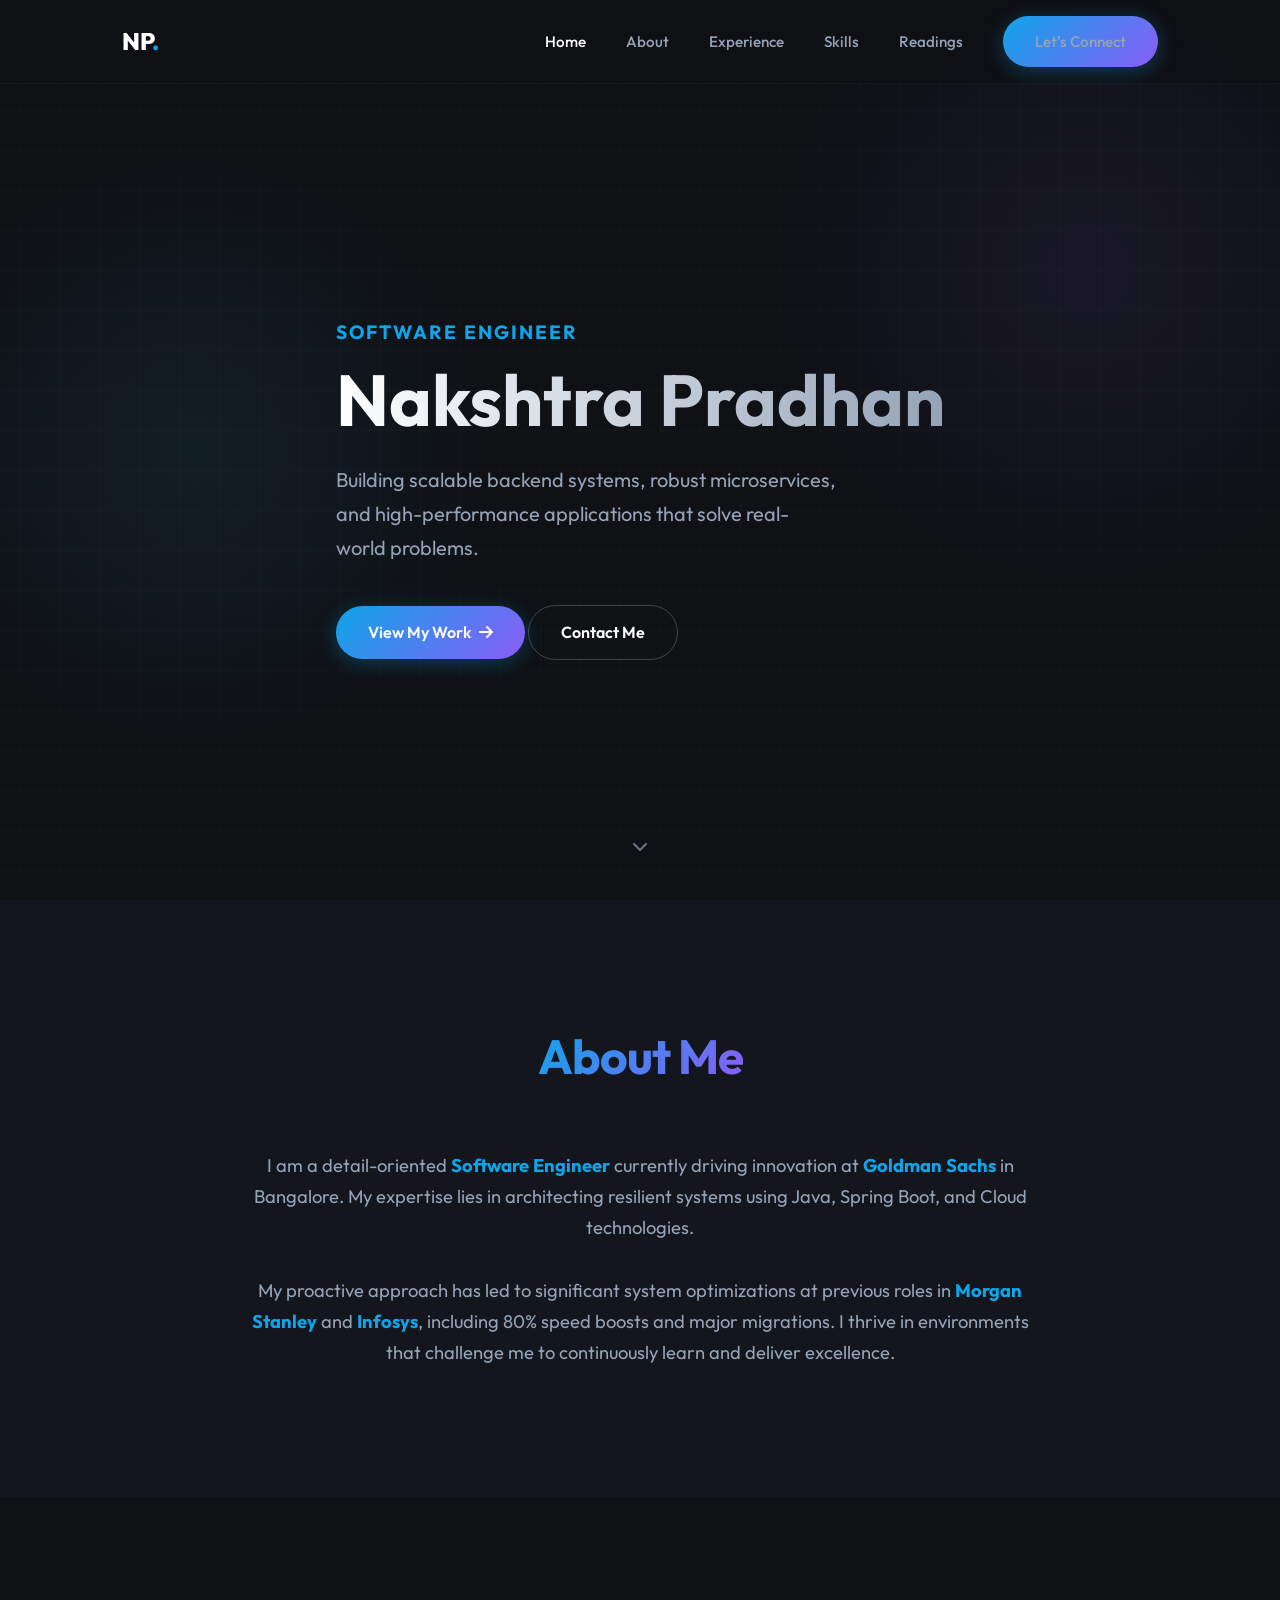
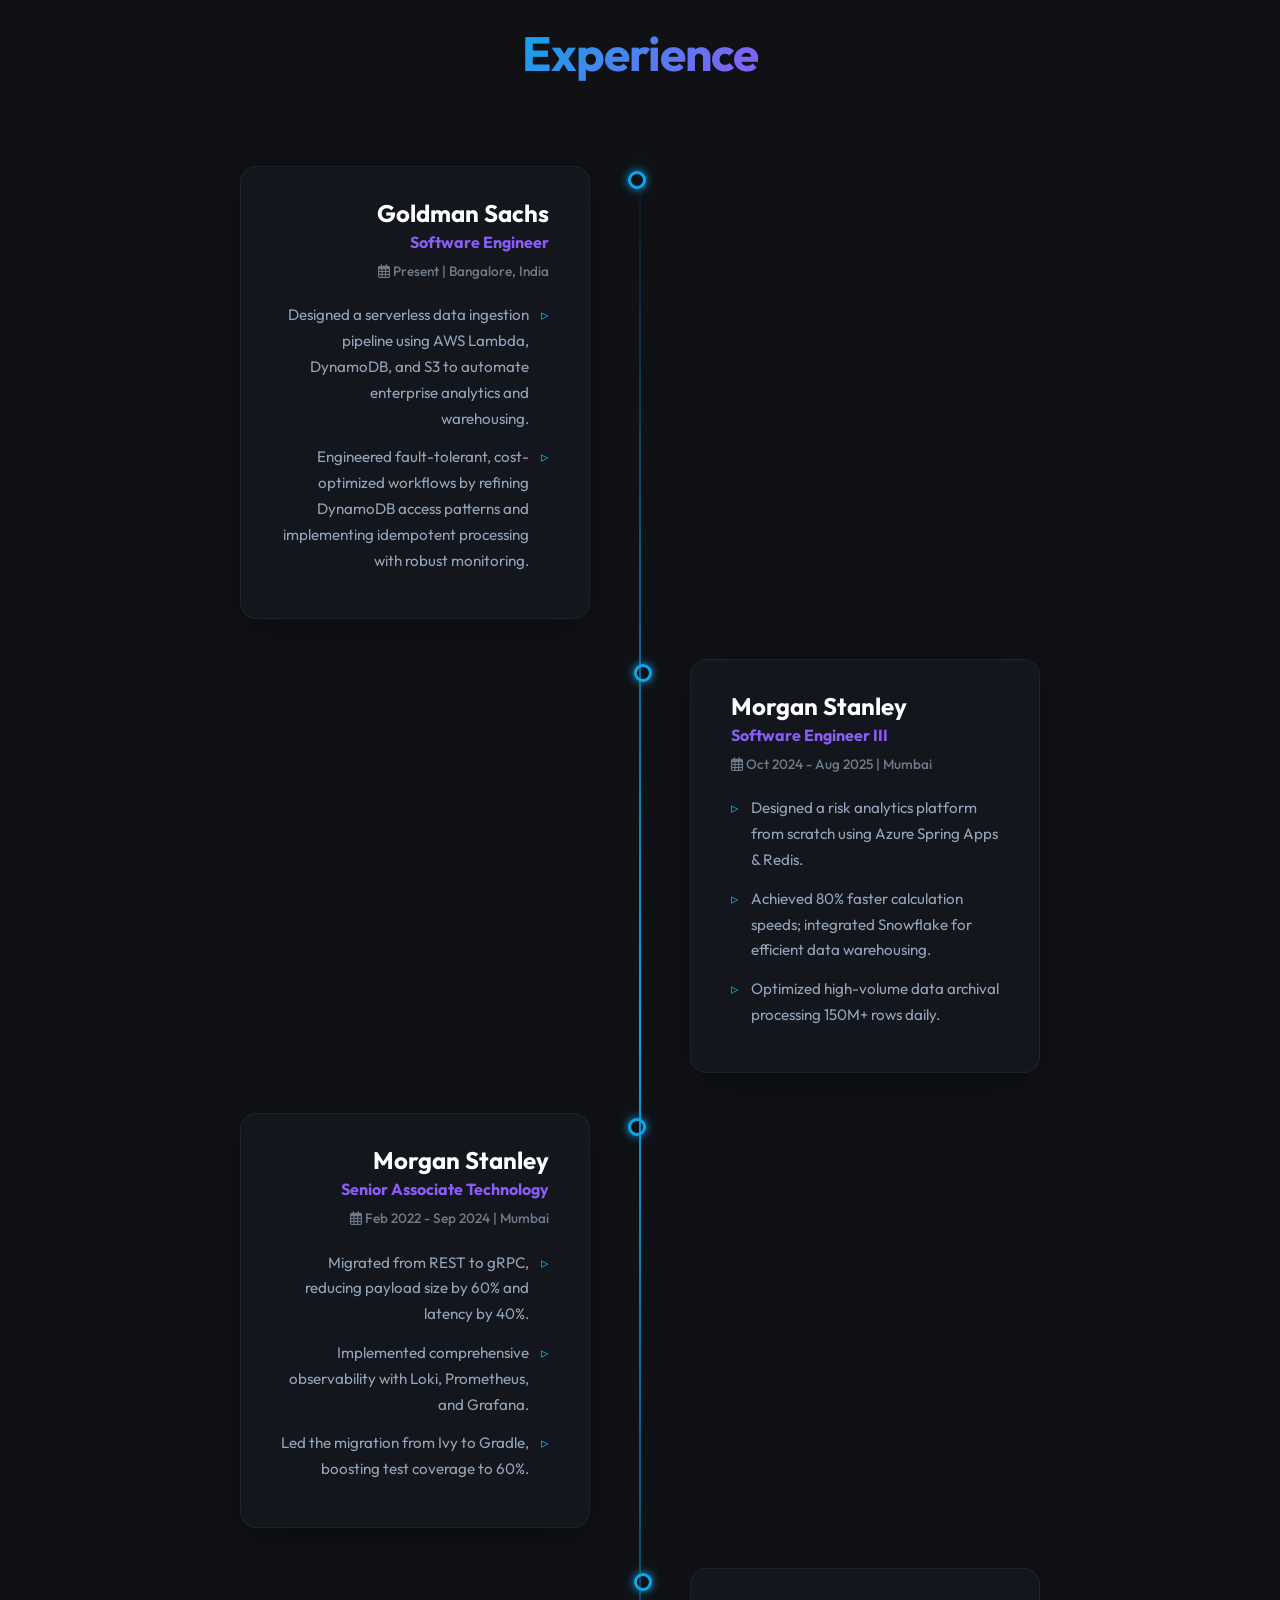
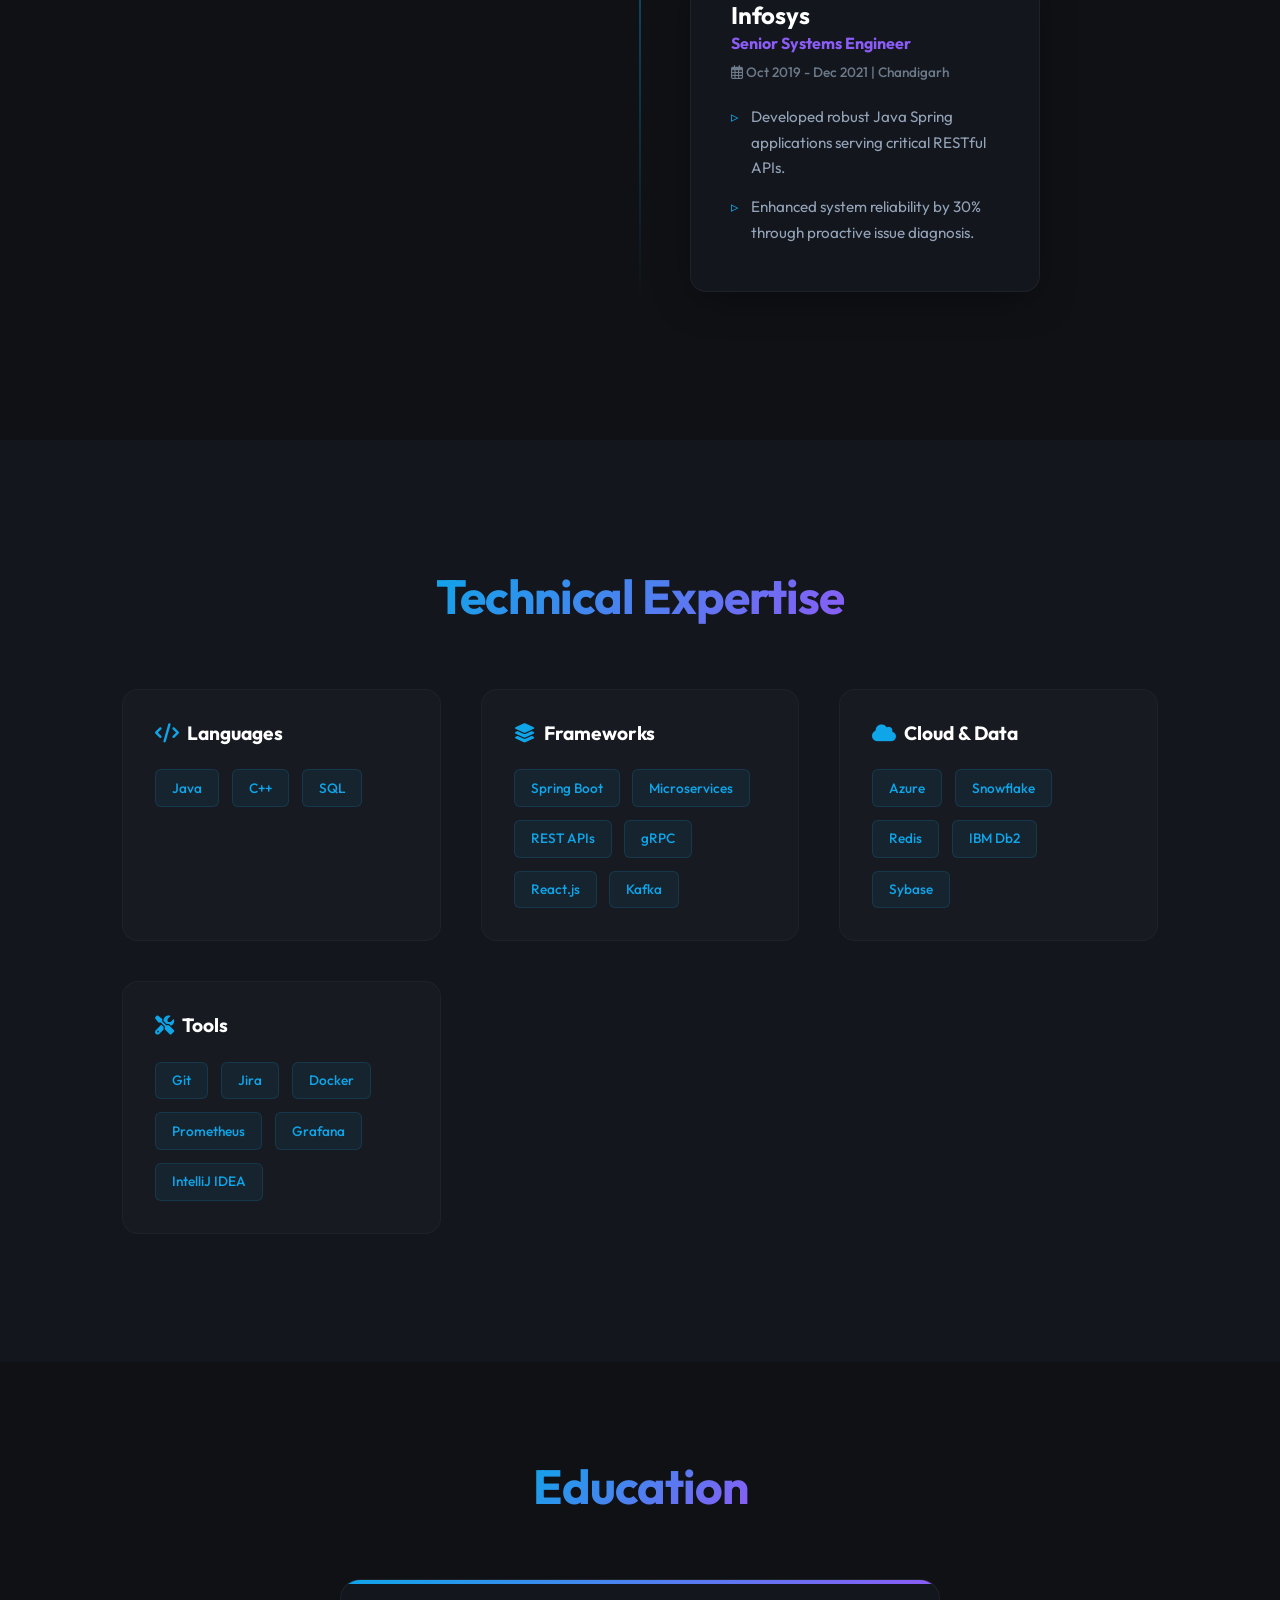
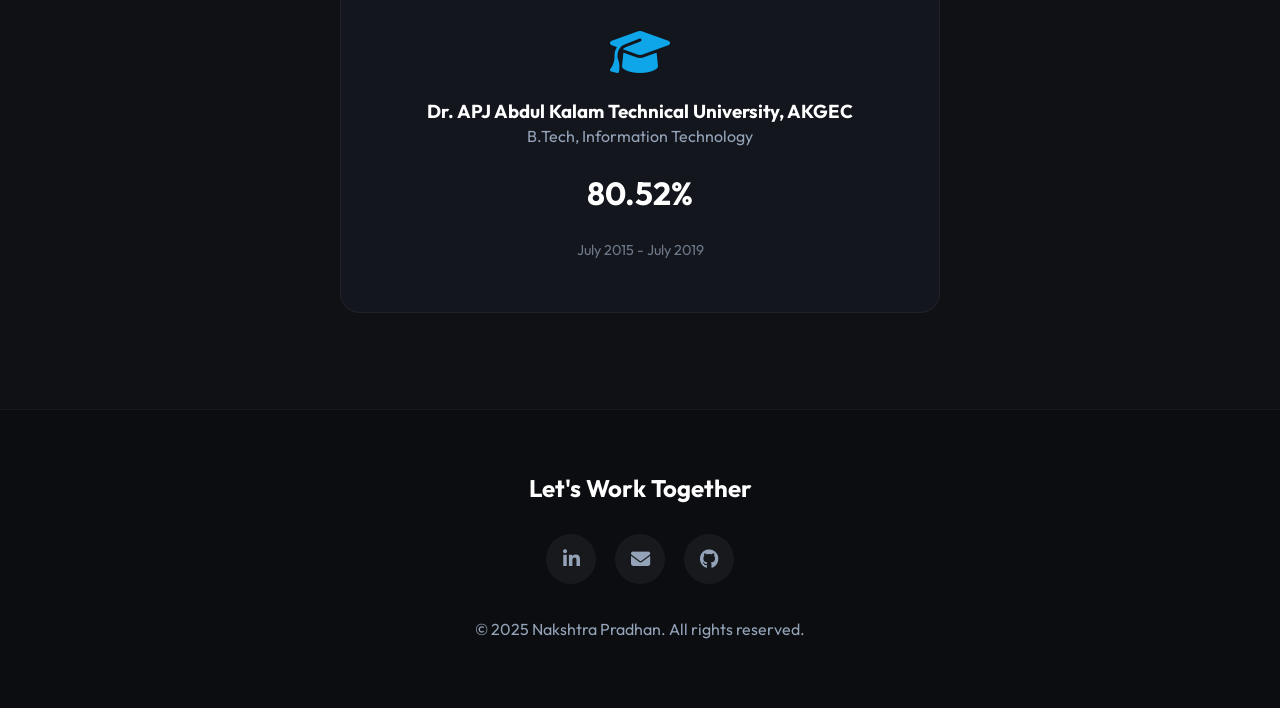
<file: index.html>
<!DOCTYPE html>
<html lang="en">

<head>
    <meta charset="UTF-8">
    <meta name="viewport" content="width=device-width, initial-scale=1.0">
    <meta name="description" content="Portfolio of Nakshtra Pradhan - Software Engineer">
    <title>Nakshtra Pradhan | Portfolio</title>
    <!-- Fonts -->
    <link rel="preconnect" href="https://fonts.googleapis.com">
    <link rel="preconnect" href="https://fonts.gstatic.com" crossorigin>
    <link href="https://fonts.googleapis.com/css2?family=Outfit:wght@300;400;500;600;700;800&display=swap"
        rel="stylesheet">
    <!-- Icons -->
    <link rel="stylesheet" href="https://cdnjs.cloudflare.com/ajax/libs/font-awesome/6.4.0/css/all.min.css">
    <!-- Styles -->
    <link rel="stylesheet" href="styles.css">
</head>

<body>

    <header>
        <div class="container">
            <nav>
                <div class="logo">NP<span style="color:var(--accent-primary)">.</span></div>
                <div class="mobile-toggle" id="mobile-toggle">
                    <i class="fas fa-bars"></i>
                </div>
                <div class="nav-links" id="nav-links">
                    <a href="#home">Home</a>
                    <a href="#about">About</a>
                    <a href="#experience">Experience</a>
                    <a href="#skills">Skills</a>
                    <a href="readings.html">Readings</a>
                    <a href="#contact" class="btn btn-sm">Let's Connect</a>
                </div>
            </nav>
        </div>
    </header>

    <section id="home" class="hero">
        <div class="container">
            <div class="hero-content fade-in">
                <h4>Software Engineer</h4>
                <h1>Nakshtra Pradhan</h1>
                <p>Building scalable backend systems, robust microservices, and high-performance applications that solve
                    real-world problems.</p>
                <div class="hero-buttons">
                    <a href="#experience" class="btn">View My Work <i class="fas fa-arrow-right"></i></a>
                    <a href="#contact" class="btn btn-outline">Contact Me</a>
                </div>
            </div>
        </div>
        <a href="#about" class="scroll-down">
            <i class="fas fa-chevron-down"></i>
        </a>
    </section>

    <section id="about" class="about">
        <div class="container">
            <h2 class="section-title"><span>About Me</span></h2>
            <div class="about-content fade-in">
                <div class="about-text">
                    <p>I am a detail-oriented <strong>Software Engineer</strong> currently driving innovation at
                        <strong>Goldman Sachs</strong> in Bangalore. My expertise lies in architecting resilient systems
                        using Java, Spring Boot, and Cloud technologies.
                    </p>
                    <br>
                    <p>My proactive approach has led to significant system optimizations at previous roles in
                        <strong>Morgan Stanley</strong> and <strong>Infosys</strong>, including 80% speed boosts and
                        major migrations. I thrive in environments that challenge me to continuously learn and deliver
                        excellence.
                    </p>
                </div>
            </div>
        </div>
    </section>

    <section id="experience" class="experience">
        <div class="container">
            <h2 class="section-title"><span>Experience</span></h2>
            <div class="timeline">

                <!-- Experience 1 -->
                <div class="timeline-item left fade-in">
                    <div class="content-box">
                        <h3>Goldman Sachs</h3>
                        <h4>Software Engineer</h4>
                        <span class="date"><i class="far fa-calendar-alt"></i> Present | Bangalore, India</span>
                        <ul>
                            <li>Designed a serverless data ingestion pipeline using AWS Lambda, DynamoDB, and S3 to
                                automate enterprise analytics and warehousing.</li>
                            <li>Engineered fault-tolerant, cost-optimized workflows by refining DynamoDB access patterns
                                and implementing idempotent processing with robust monitoring.</li>
                        </ul>
                    </div>
                </div>

                <!-- Experience 2 -->
                <div class="timeline-item right fade-in">
                    <div class="content-box">
                        <h3>Morgan Stanley</h3>
                        <h4>Software Engineer III</h4>
                        <span class="date"><i class="far fa-calendar-alt"></i> Oct 2024 - Aug 2025 | Mumbai</span>
                        <ul>
                            <li>Designed a risk analytics platform from scratch using Azure Spring Apps & Redis.</li>
                            <li>Achieved 80% faster calculation speeds; integrated Snowflake for efficient data
                                warehousing.</li>
                            <li>Optimized high-volume data archival processing 150M+ rows daily.</li>
                        </ul>
                    </div>
                </div>

                <!-- Experience 3 -->
                <div class="timeline-item left fade-in">
                    <div class="content-box">
                        <h3>Morgan Stanley</h3>
                        <h4>Senior Associate Technology</h4>
                        <span class="date"><i class="far fa-calendar-alt"></i> Feb 2022 - Sep 2024 | Mumbai</span>
                        <ul>
                            <li>Migrated from REST to gRPC, reducing payload size by 60% and latency by 40%.</li>
                            <li>Implemented comprehensive observability with Loki, Prometheus, and Grafana.</li>
                            <li>Led the migration from Ivy to Gradle, boosting test coverage to 60%.</li>
                        </ul>
                    </div>
                </div>

                <!-- Experience 4 -->
                <div class="timeline-item right fade-in">
                    <div class="content-box">
                        <h3>Infosys</h3>
                        <h4>Senior Systems Engineer</h4>
                        <span class="date"><i class="far fa-calendar-alt"></i> Oct 2019 - Dec 2021 | Chandigarh</span>
                        <ul>
                            <li>Developed robust Java Spring applications serving critical RESTful APIs.</li>
                            <li>Enhanced system reliability by 30% through proactive issue diagnosis.</li>
                        </ul>
                    </div>
                </div>

            </div>
        </div>
    </section>

    <section id="skills" class="skills">
        <div class="container">
            <h2 class="section-title"><span>Technical Expertise</span></h2>
            <div class="skills-grid fade-in">

                <div class="skill-category">
                    <h3><i class="fas fa-code" style="color:var(--accent-primary)"></i> Languages</h3>
                    <div class="skill-tags">
                        <span class="skill-tag">Java</span>
                        <span class="skill-tag">C++</span>
                        <span class="skill-tag">SQL</span>
                    </div>
                </div>

                <div class="skill-category">
                    <h3><i class="fas fa-layer-group" style="color:var(--accent-primary)"></i> Frameworks</h3>
                    <div class="skill-tags">
                        <span class="skill-tag">Spring Boot</span>
                        <span class="skill-tag">Microservices</span>
                        <span class="skill-tag">REST APIs</span>
                        <span class="skill-tag">gRPC</span>
                        <span class="skill-tag">React.js</span>
                        <span class="skill-tag">Kafka</span>
                    </div>
                </div>

                <div class="skill-category">
                    <h3><i class="fas fa-cloud" style="color:var(--accent-primary)"></i> Cloud & Data</h3>
                    <div class="skill-tags">
                        <span class="skill-tag">Azure</span>
                        <span class="skill-tag">Snowflake</span>
                        <span class="skill-tag">Redis</span>
                        <span class="skill-tag">IBM Db2</span>
                        <span class="skill-tag">Sybase</span>
                    </div>
                </div>

                <div class="skill-category">
                    <h3><i class="fas fa-tools" style="color:var(--accent-primary)"></i> Tools</h3>
                    <div class="skill-tags">
                        <span class="skill-tag">Git</span>
                        <span class="skill-tag">Jira</span>
                        <span class="skill-tag">Docker</span>
                        <span class="skill-tag">Prometheus</span>
                        <span class="skill-tag">Grafana</span>
                        <span class="skill-tag">IntelliJ IDEA</span>
                    </div>
                </div>

            </div>
        </div>
    </section>

    <section id="education" style="padding: 6rem 0; background: var(--bg-color);">
        <div class="container">
            <h2 class="section-title"><span>Education</span></h2>
            <div class="education-card fade-in">
                <i class="fas fa-graduation-cap"
                    style="font-size: 3rem; color: var(--accent-primary); margin-bottom: 1.5rem;"></i>
                <h3>Dr. APJ Abdul Kalam Technical University, AKGEC</h3>
                <p style="color: var(--text-secondary); margin-bottom: 0.5rem;">B.Tech, Information Technology</p>
                <div style="font-size: 2rem; font-weight: 700; color: var(--text-primary); margin: 1rem 0;">80.52%</div>
                <span style="font-size: 0.9rem; color: var(--text-secondary); opacity: 0.7;">July 2015 - July
                    2019</span>
            </div>
        </div>
    </section>

    <footer id="contact">
        <div class="container">
            <h2 style="margin-bottom: 2rem; color: var(--text-primary);">Let's Work Together</h2>
            <div class="social-links">
                <a href="https://www.linkedin.com/in/nakshtra-pradhan/" target="_blank" aria-label="LinkedIn"><i
                        class="fab fa-linkedin-in"></i></a>
                <a href="mailto:nakshatrapradhan@outlook.com" aria-label="Email"><i class="fas fa-envelope"></i></a>
                <a href="#" aria-label="GitHub"><i class="fab fa-github"></i></a>
            </div>
            <p style="color: var(--text-secondary);">&copy; 2025 Nakshtra Pradhan. All rights reserved.</p>
        </div>
    </footer>

    <script src="script.js"></script>
</body>

</html>
</file>
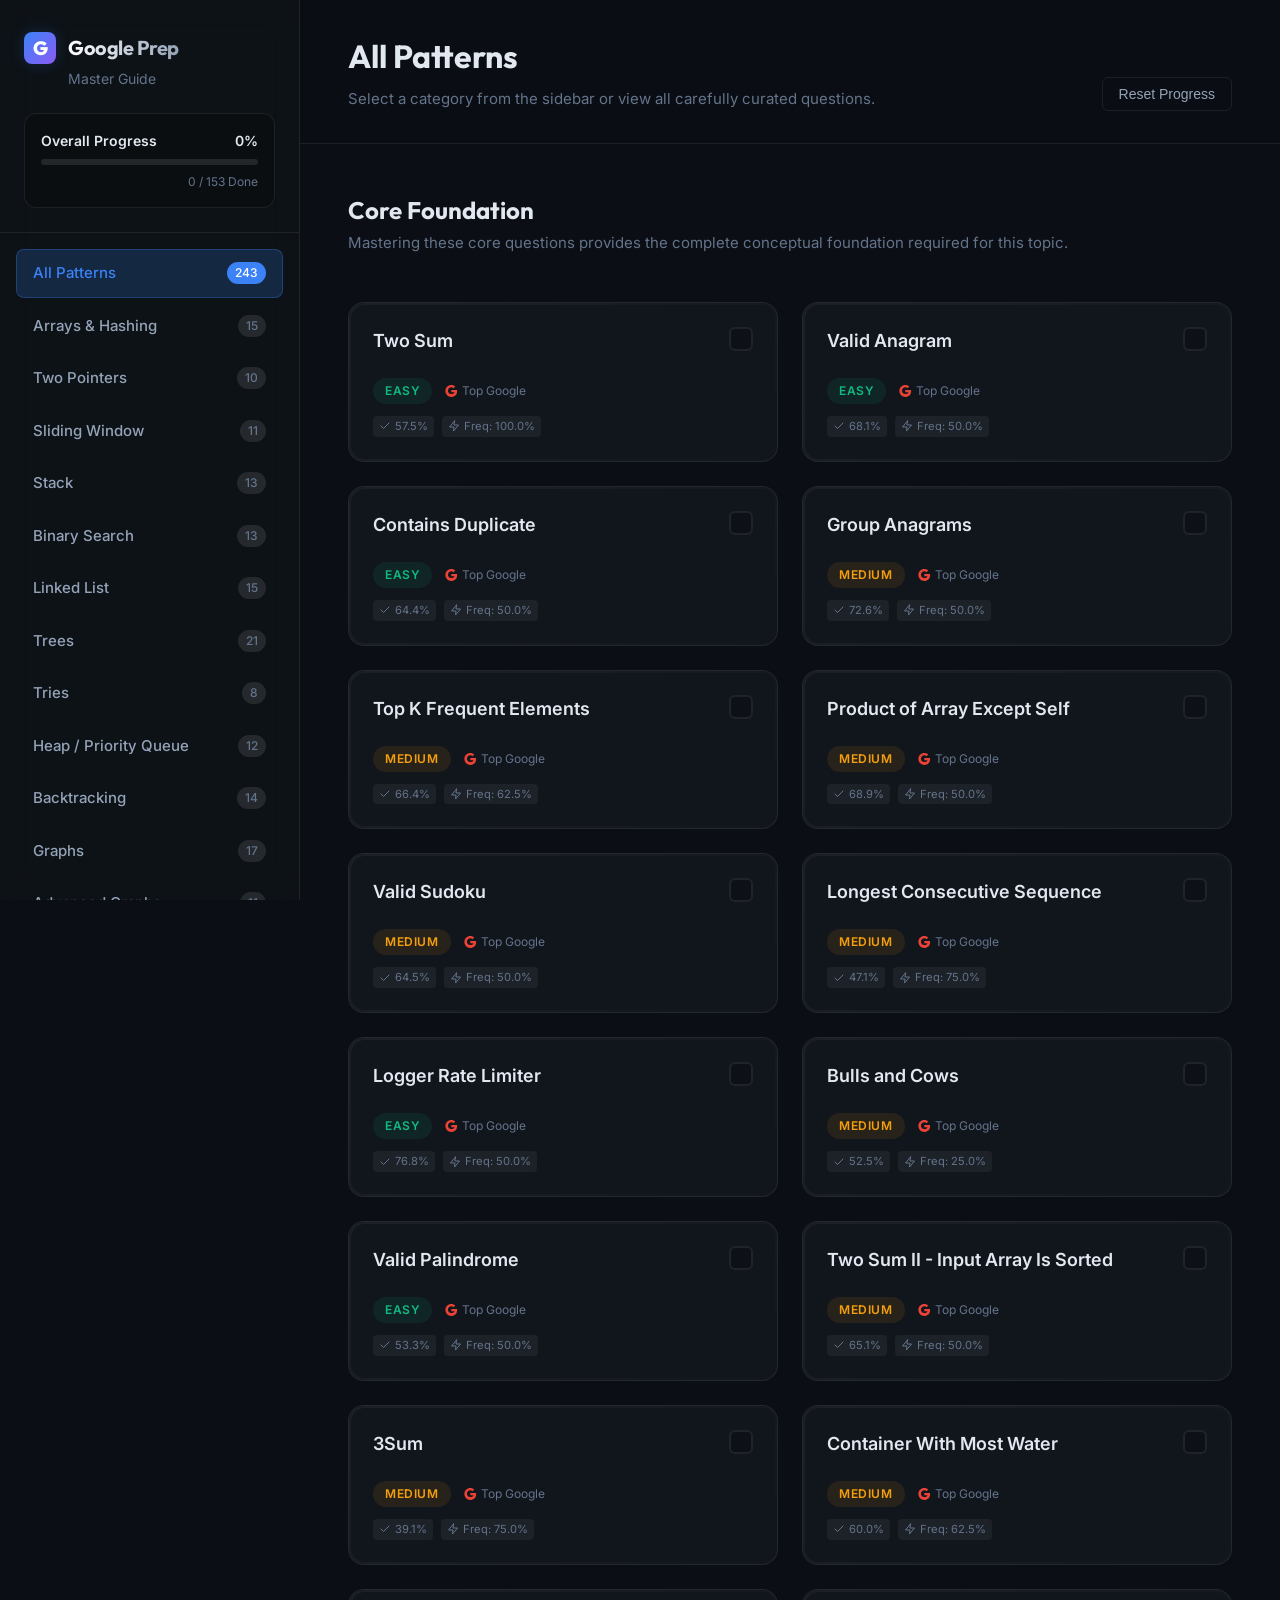
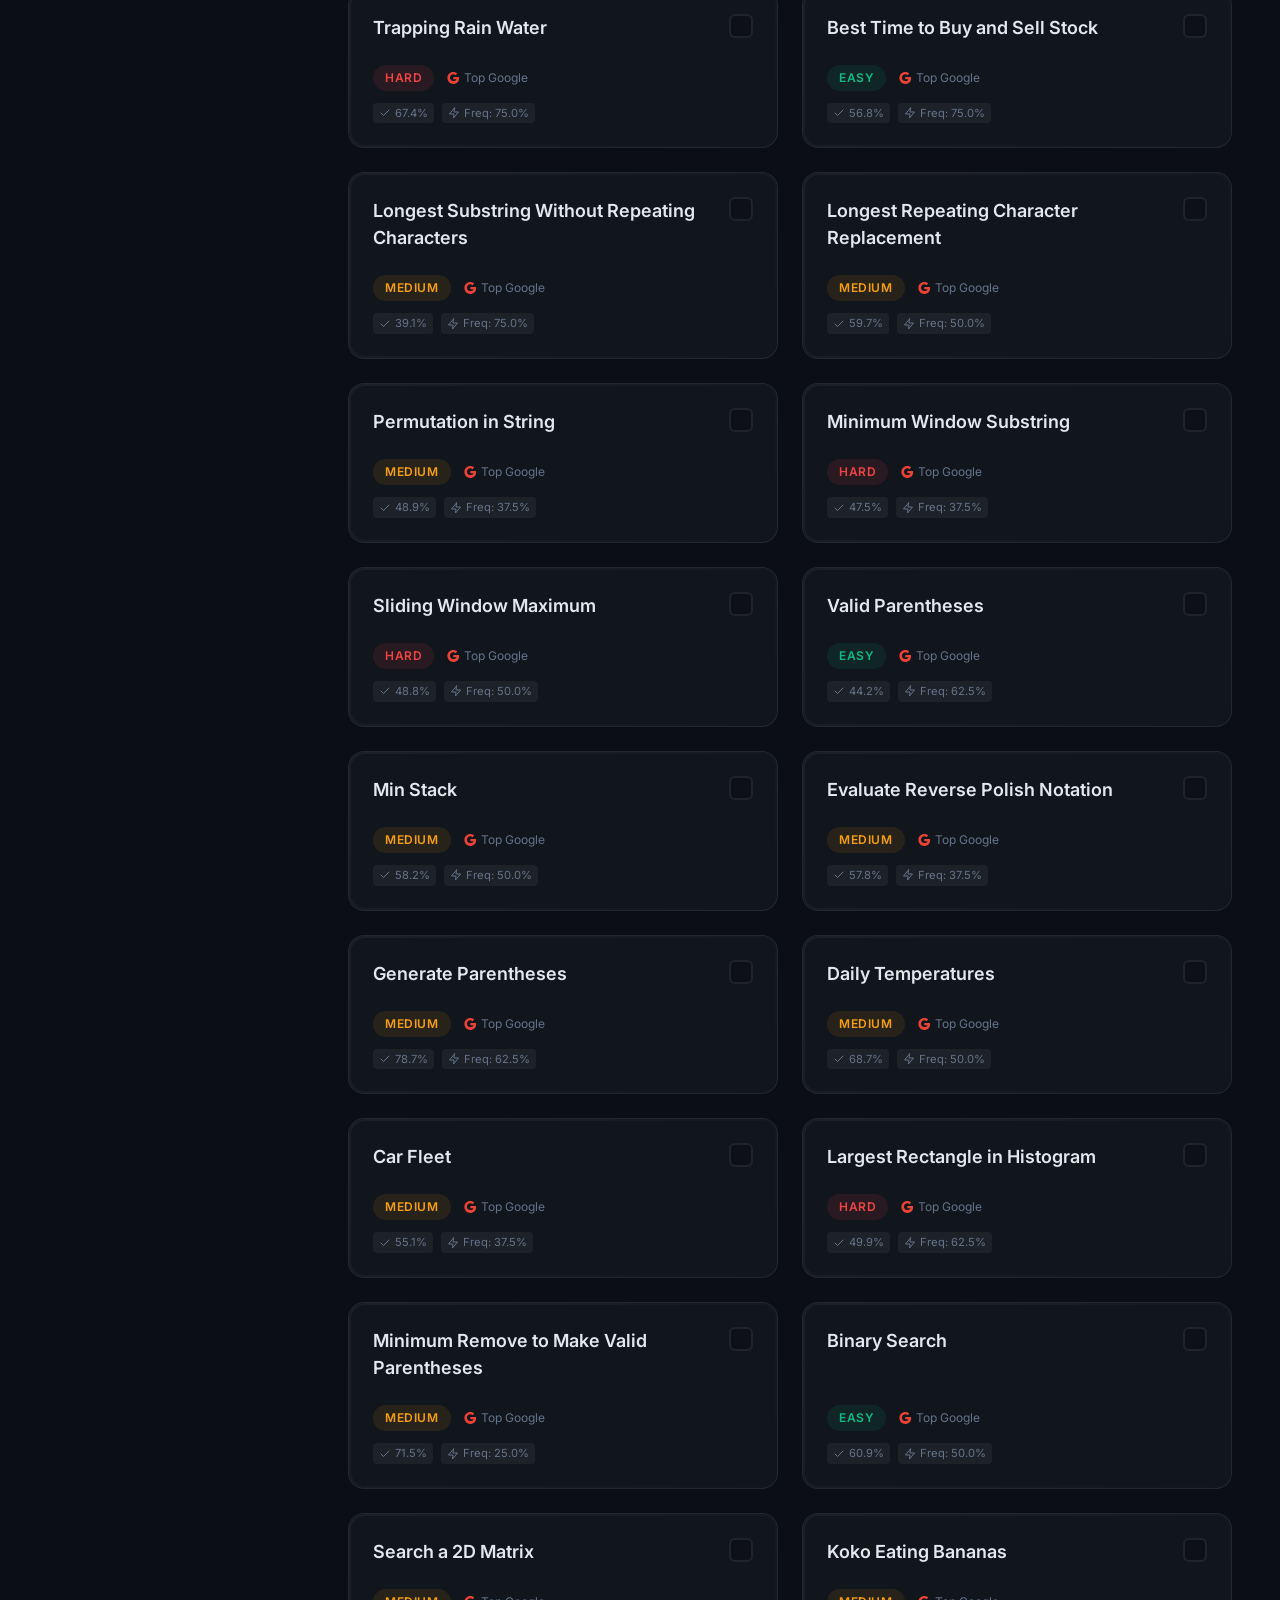
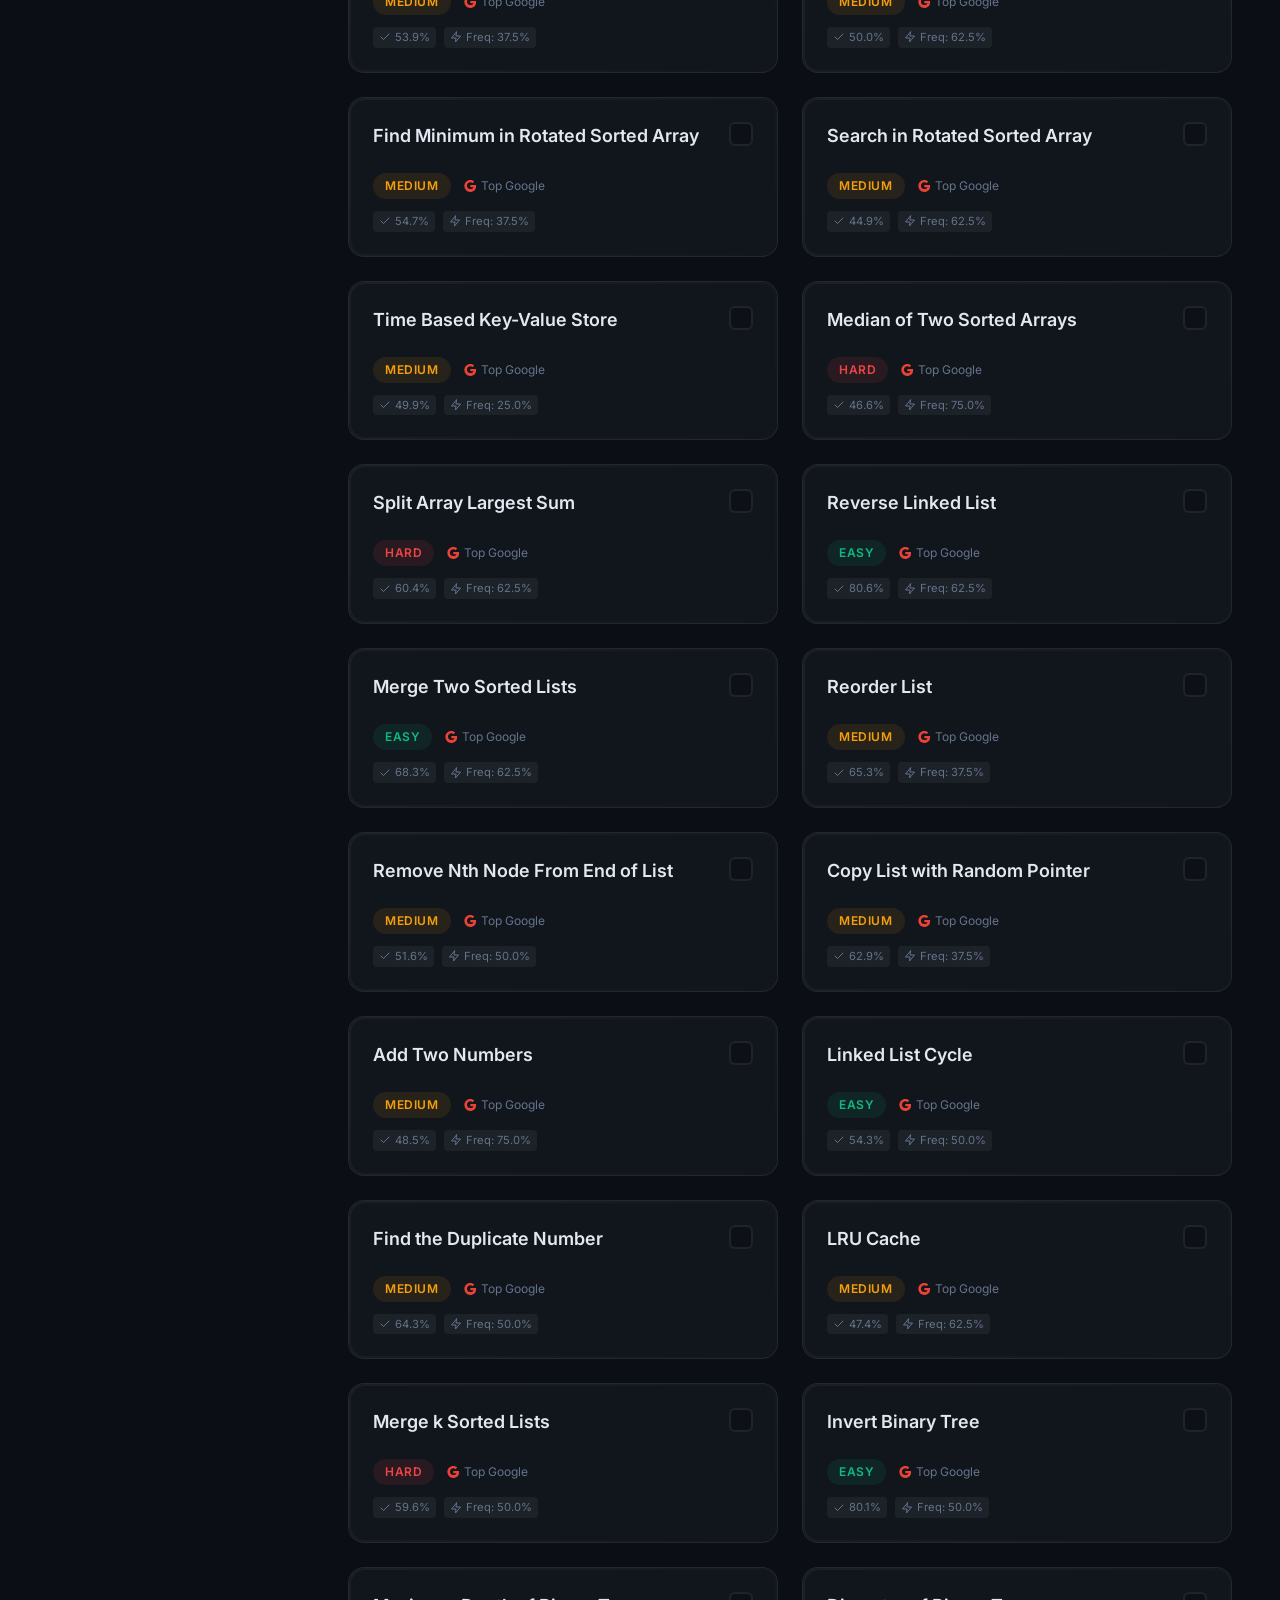
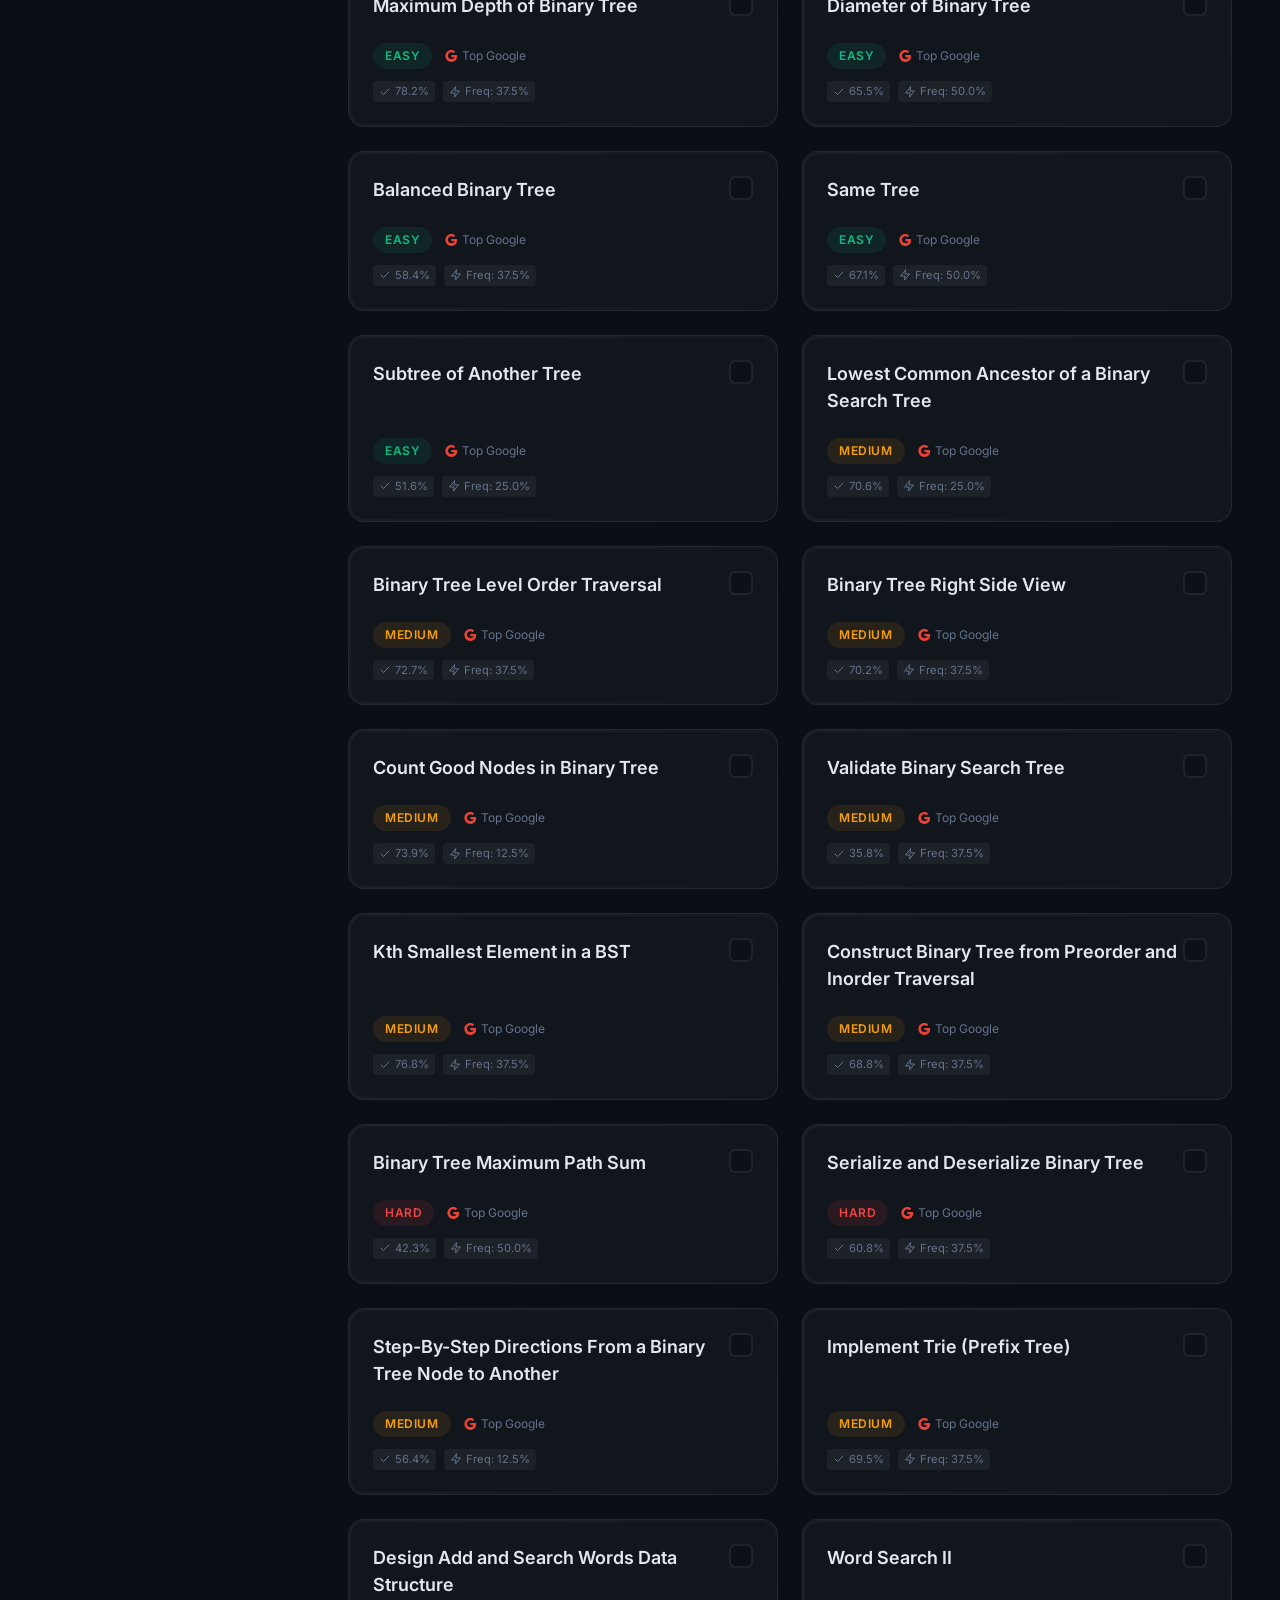
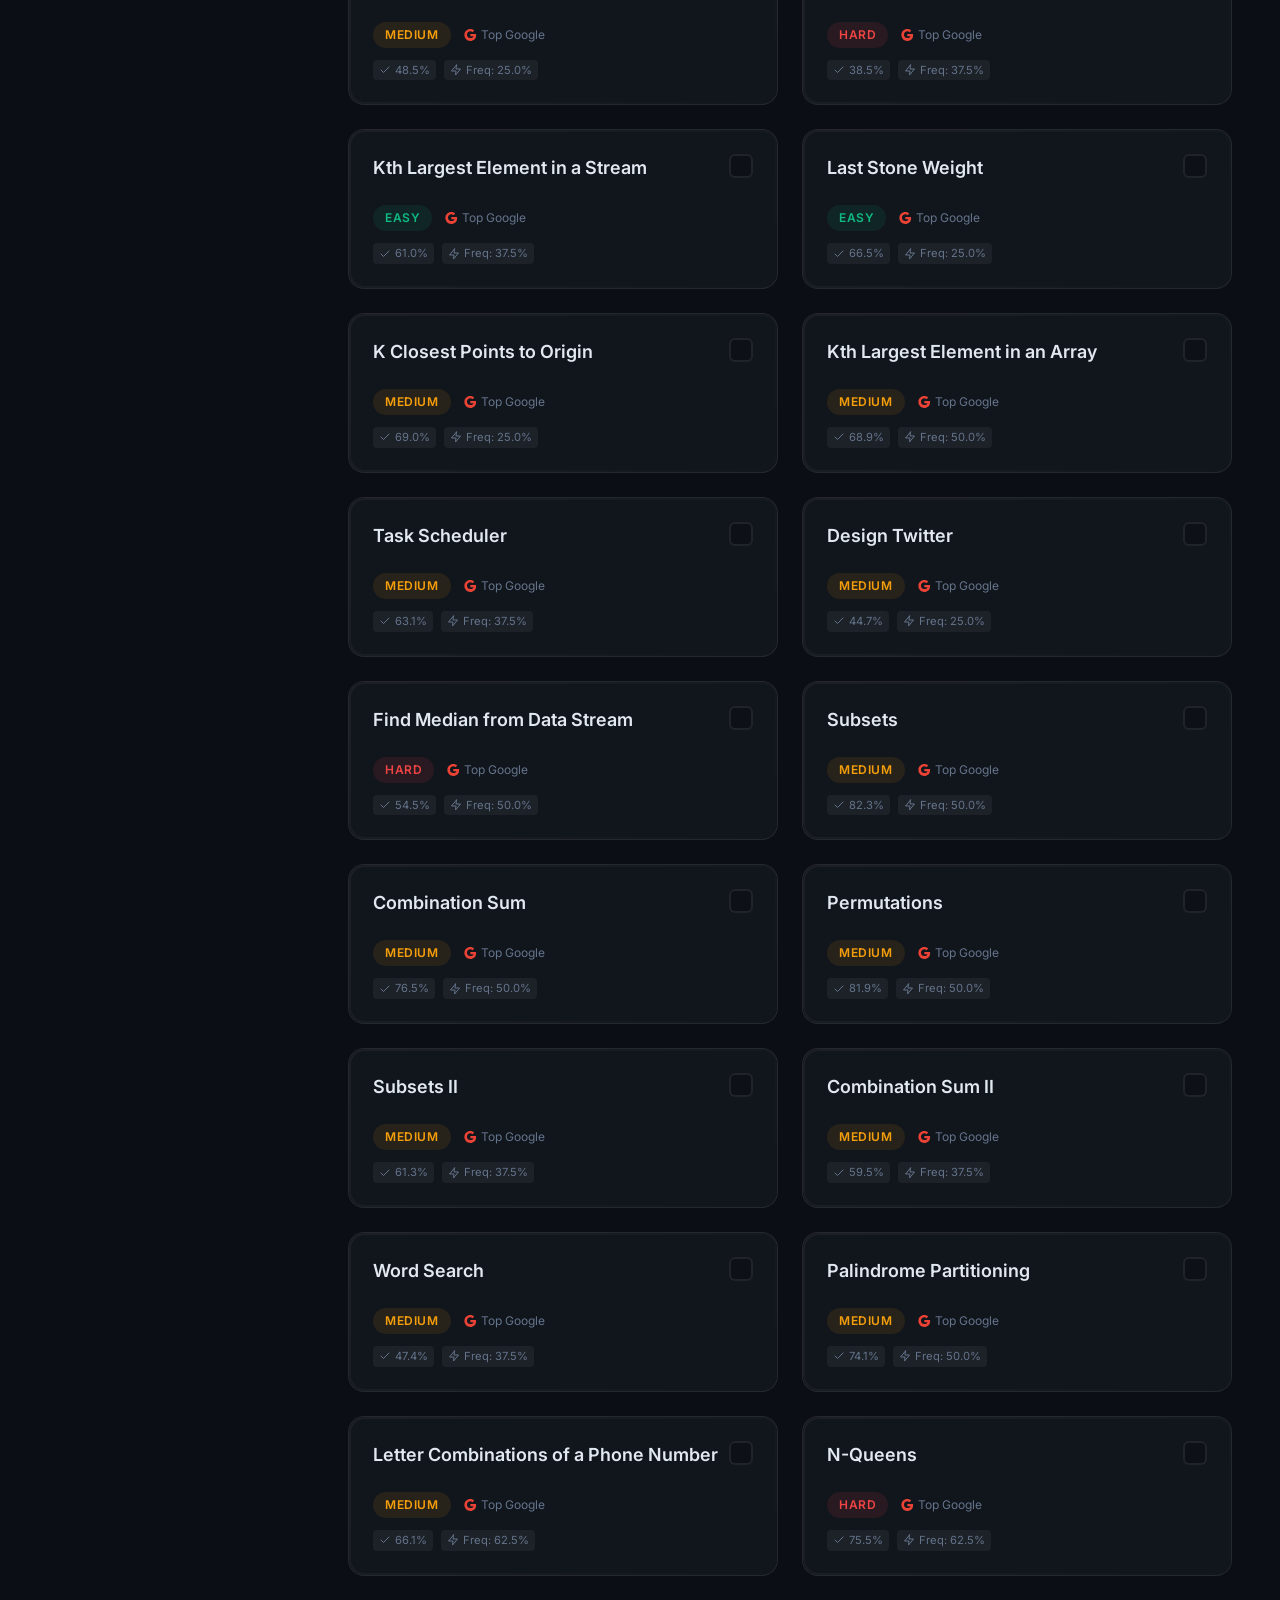
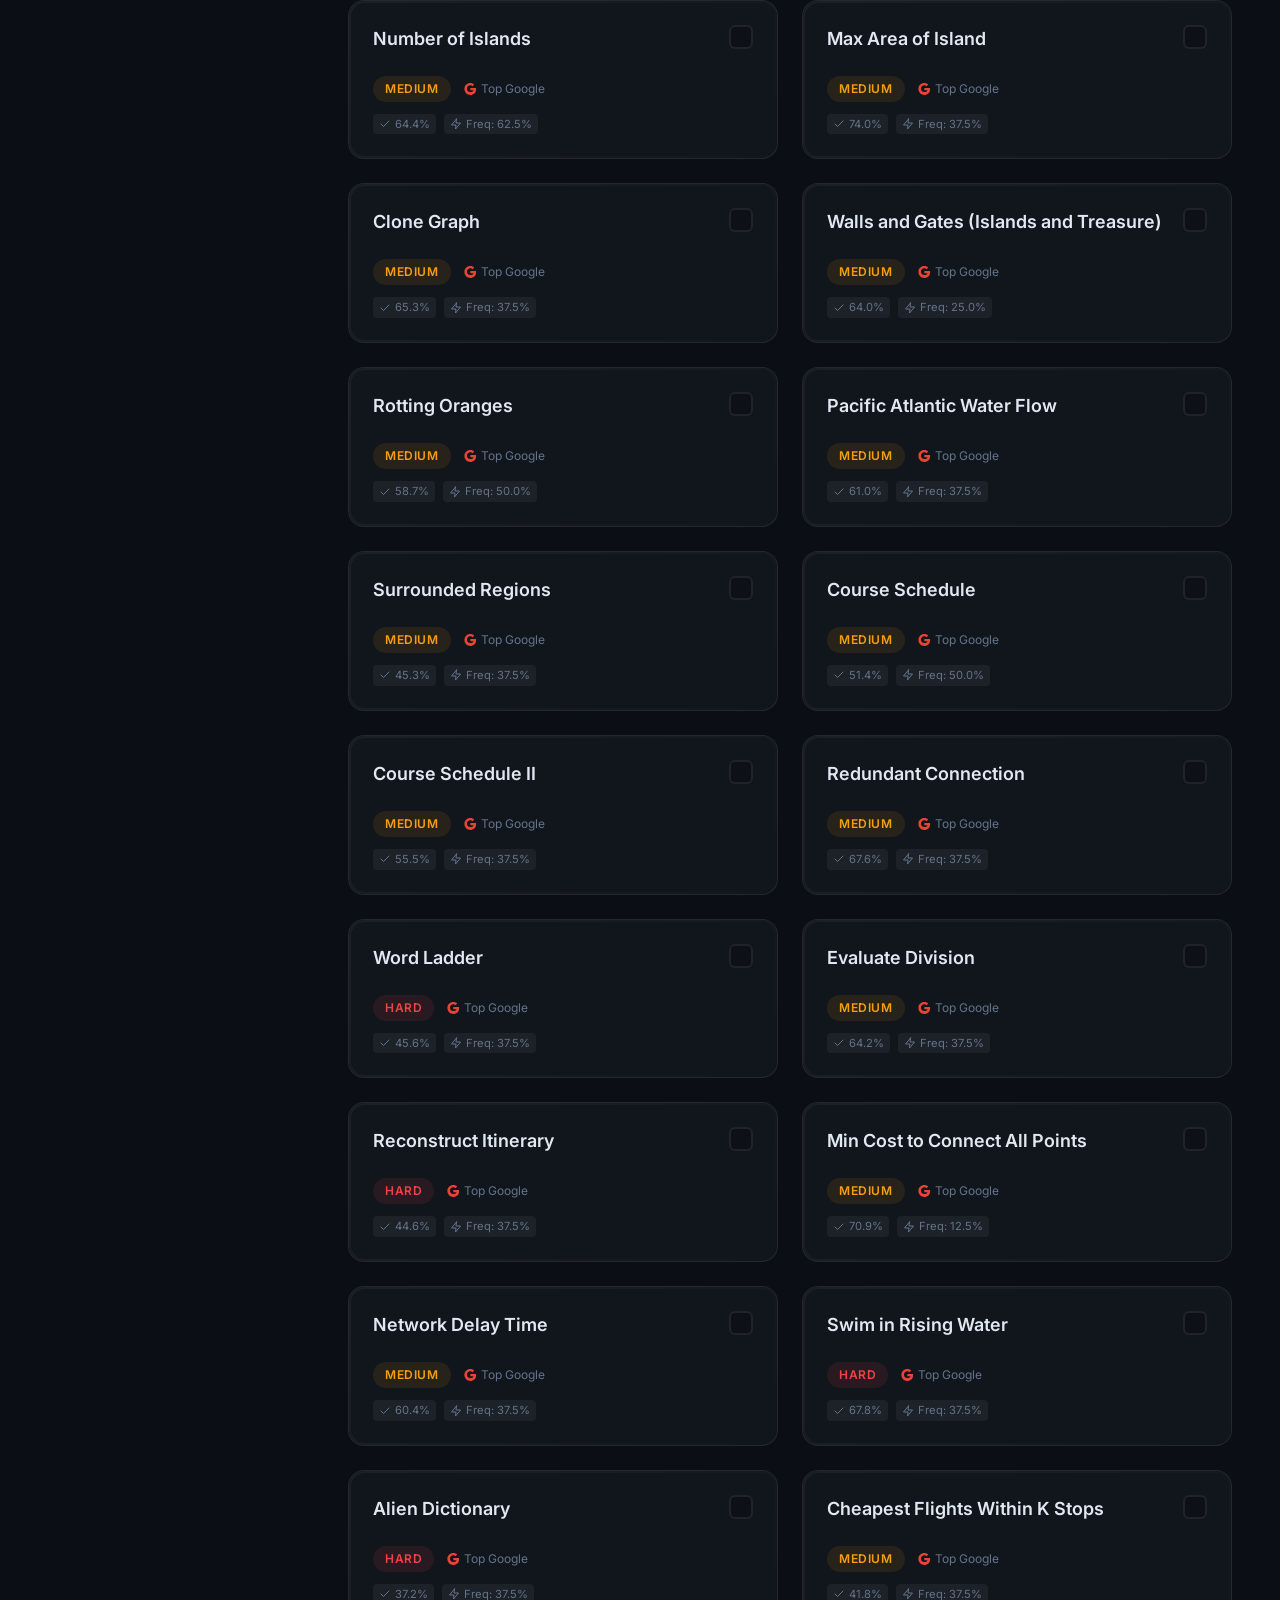
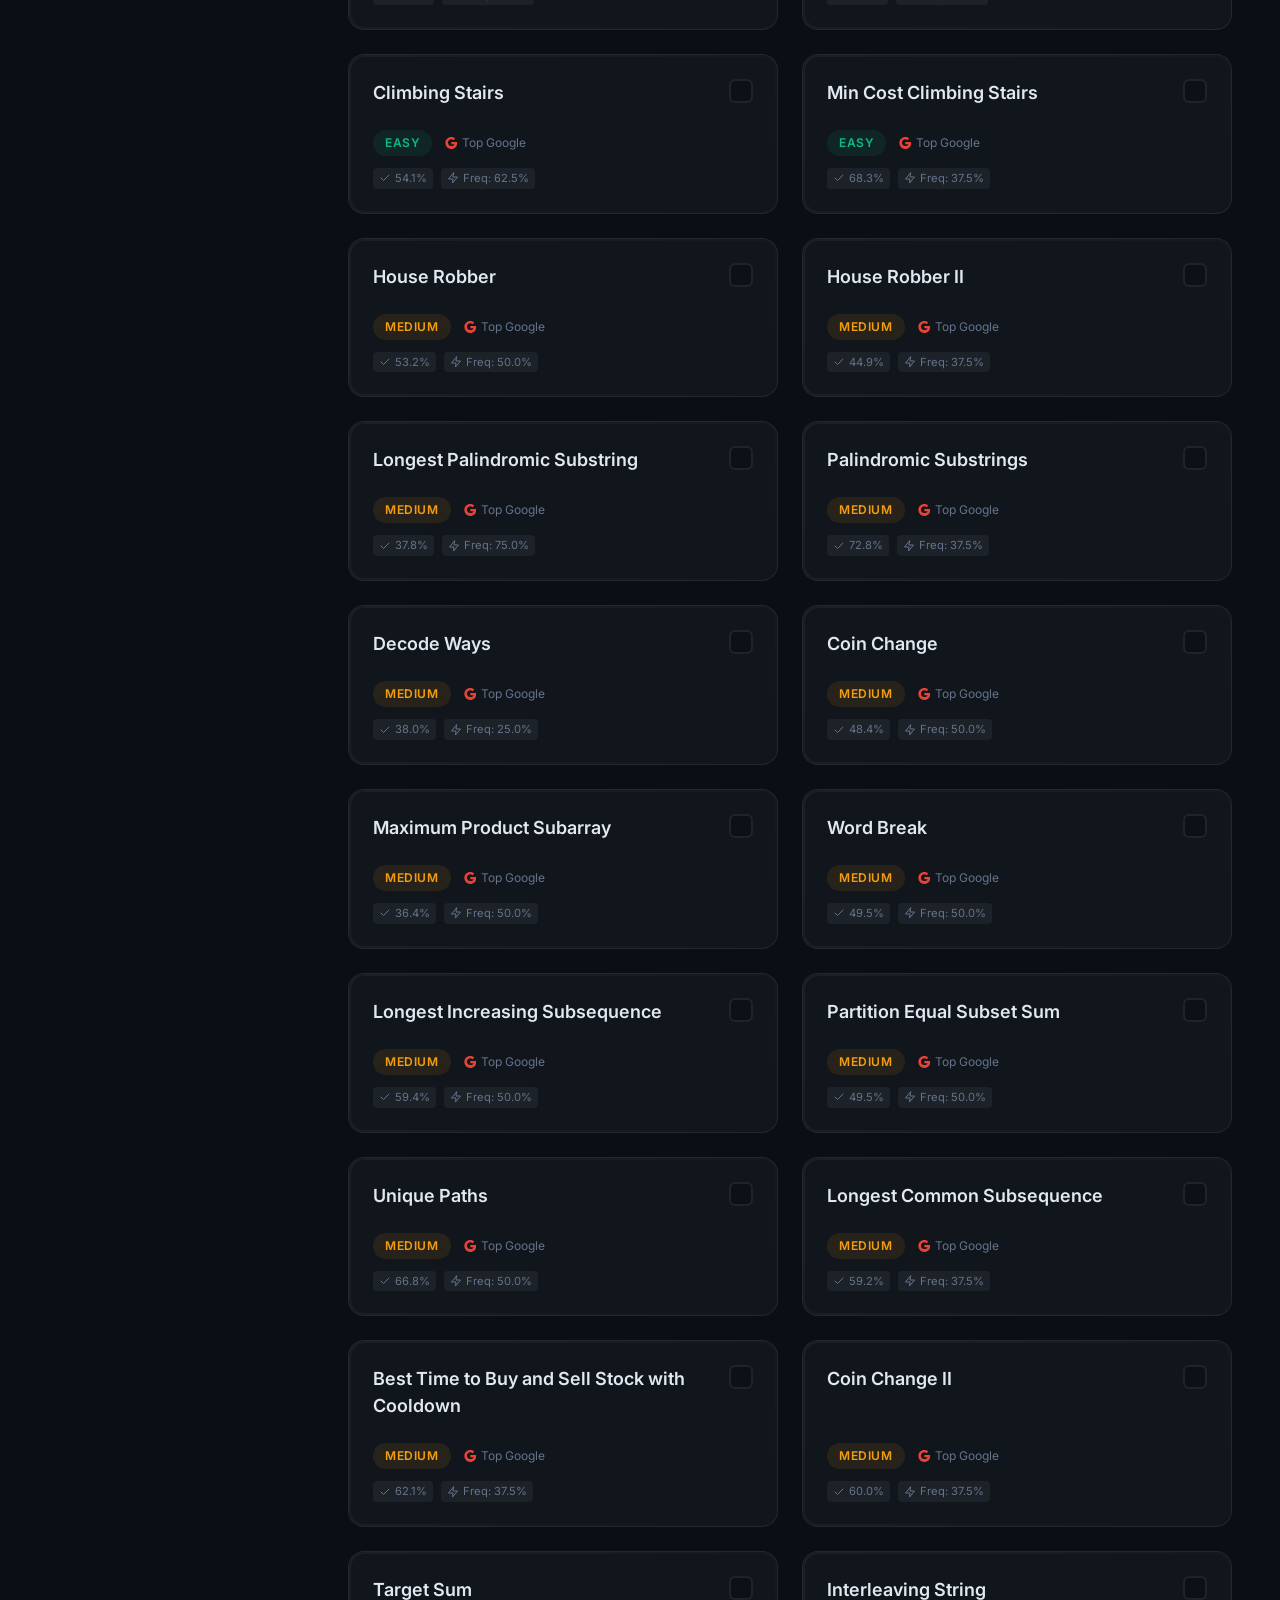
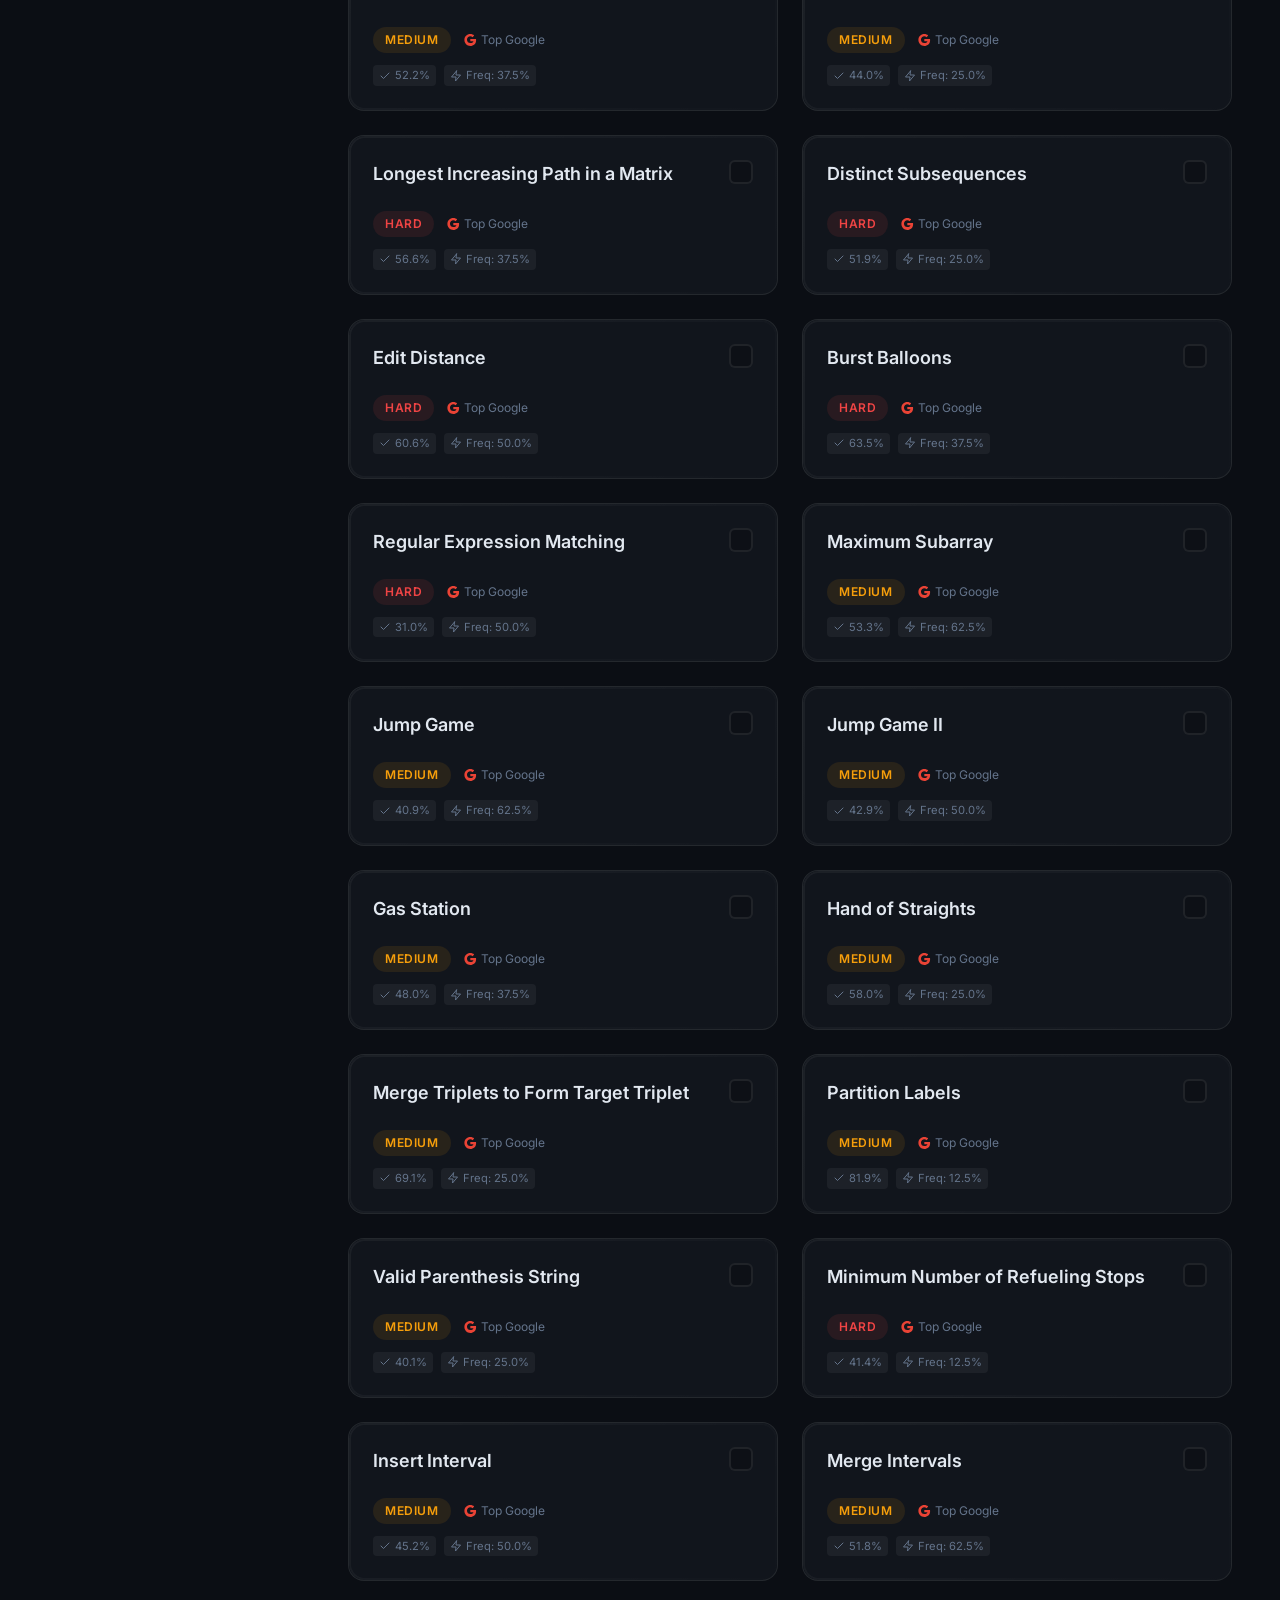
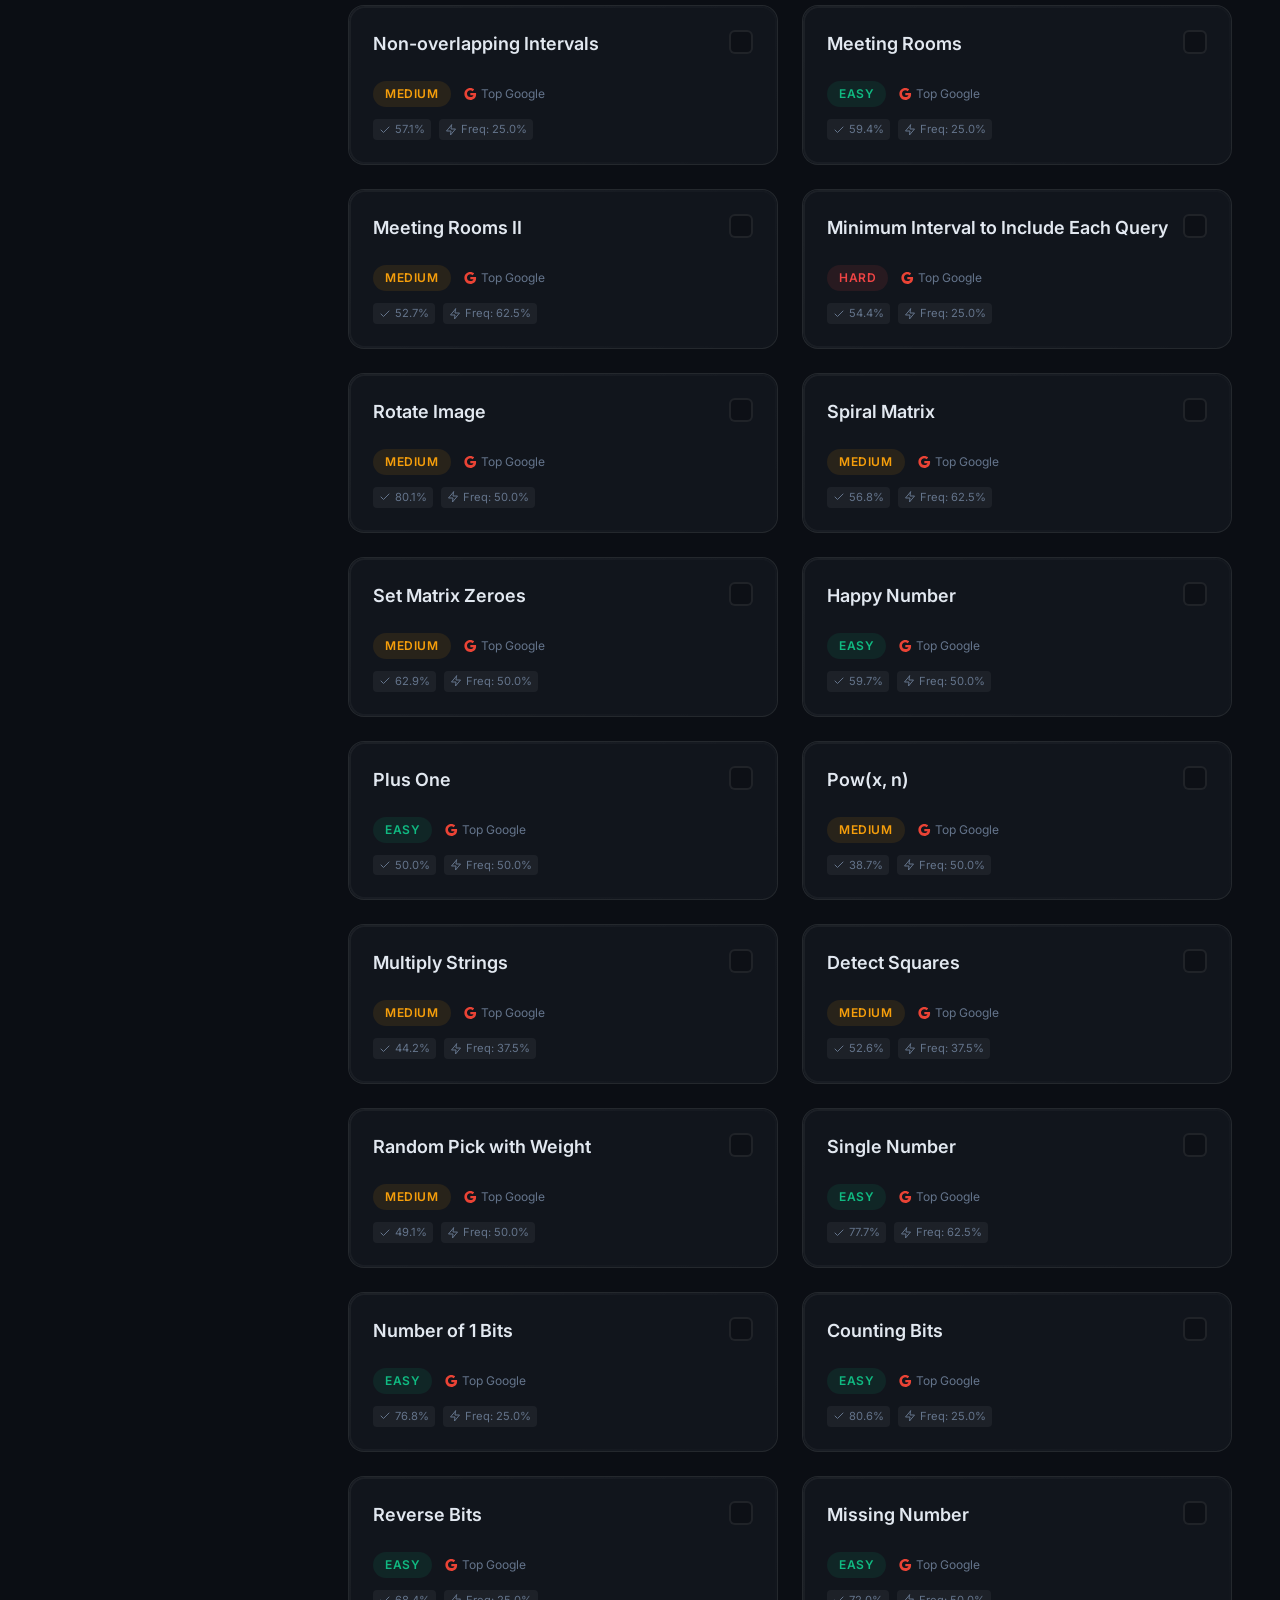
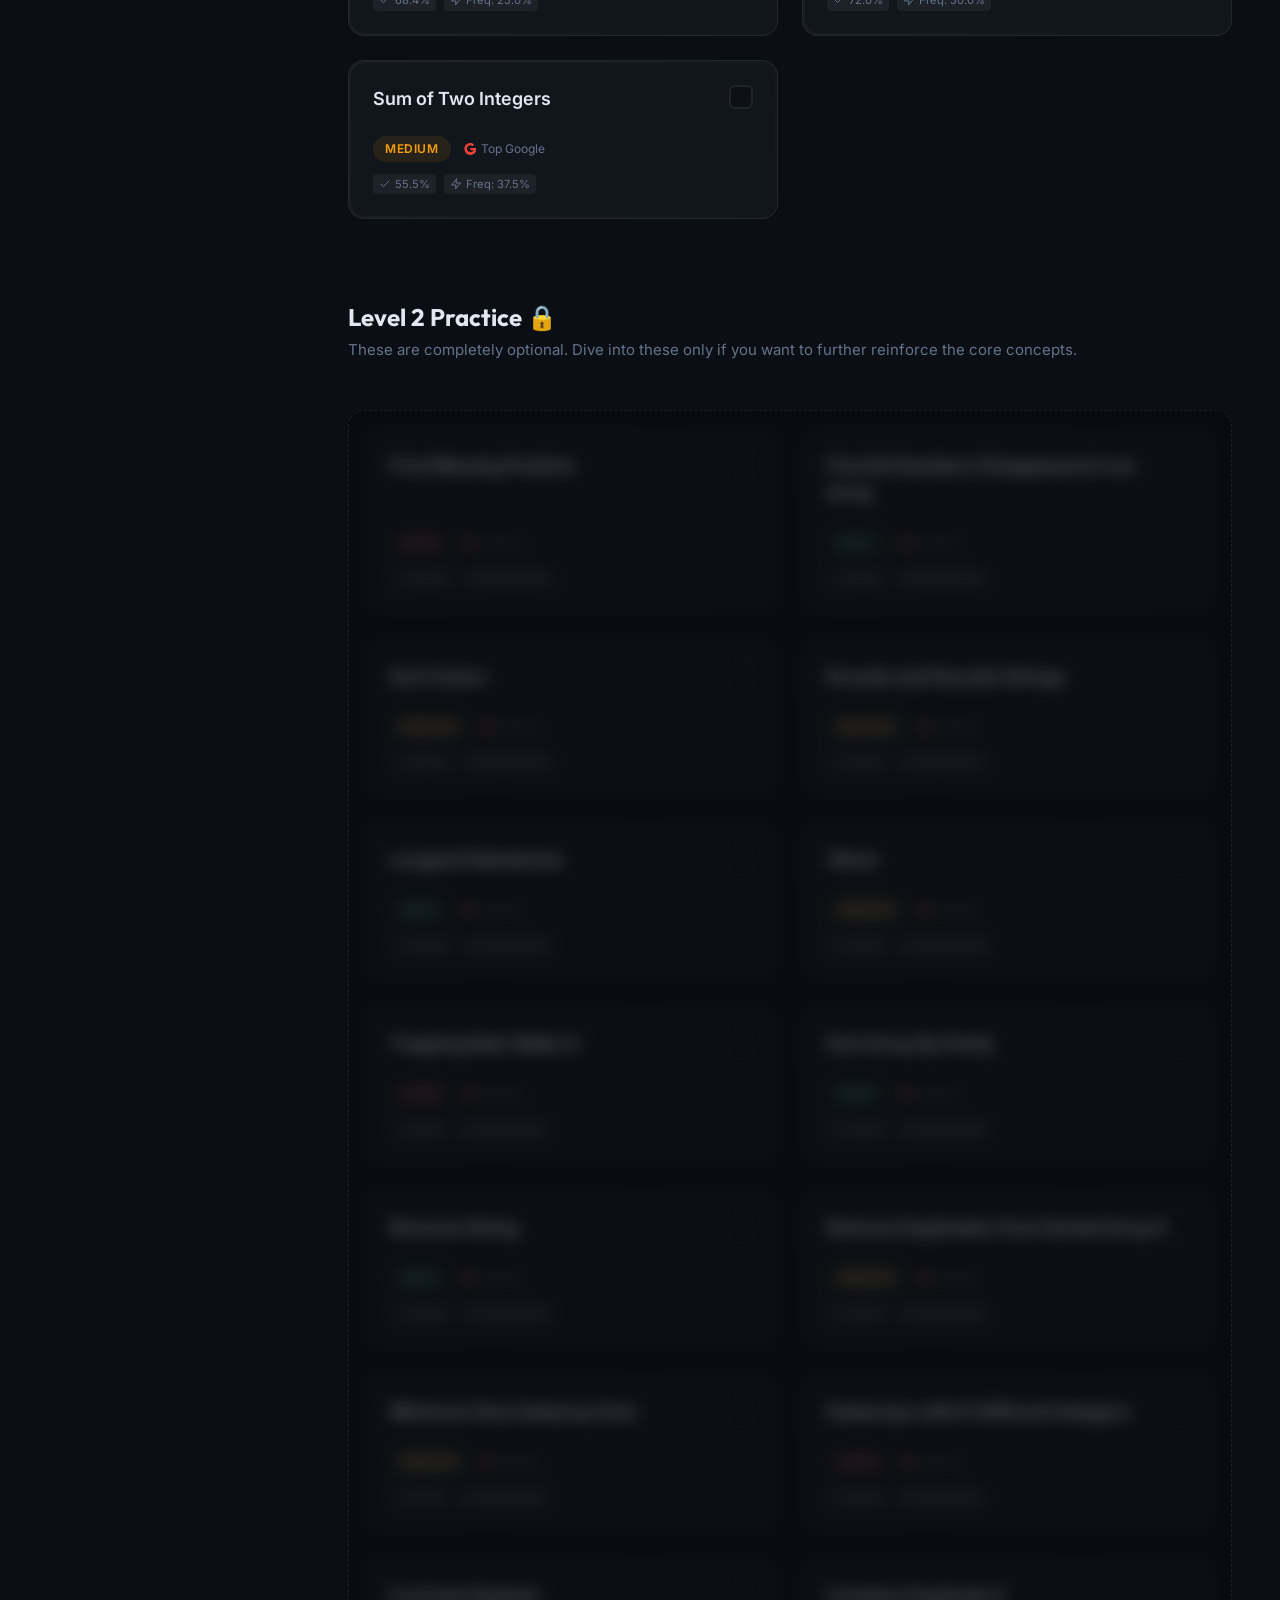
<file: google-prep.html>
<!DOCTYPE html>
<html lang="en">
<head>
    <meta charset="UTF-8">
    <meta name="viewport" content="width=device-width, initial-scale=1.0">
    <title>Google LeetCode Master Guide</title>
    <meta name="description" content="A comprehensive, curated, one-stop guide to mastering Google LeetCode interview patterns.">
    <link rel="preconnect" href="https://fonts.googleapis.com">
    <link rel="preconnect" href="https://fonts.gstatic.com" crossorigin>
    <link href="https://fonts.googleapis.com/css2?family=Inter:wght@300;400;500;600;700&family=Outfit:wght@500;700;800&display=swap" rel="stylesheet">
    <link rel="stylesheet" href="google-prep.css">
</head>
<body>
    <div class="app-container">
        <!-- Sidebar Navigation -->
        <aside class="sidebar" id="sidebar">
            <div class="sidebar-header">
                <div class="logo">
                    <span class="logo-icon">G</span>
                    <h1>Google Prep</h1>
                </div>
                <p class="subtitle">Master Guide</p>
                
                <div class="progress-overview">
                    <div class="progress-text">
                        <span>Overall Progress</span>
                        <span id="overall-percentage">0%</span>
                    </div>
                    <div class="progress-bar-bg">
                        <div class="progress-bar-fill" id="overall-progress-bar"></div>
                    </div>
                    <div class="progress-counts">
                        <span id="completed-count">0</span> / <span id="total-count">0</span> Done
                    </div>
                </div>
            </div>

            <nav class="category-nav" id="category-nav">
                <!-- Categories will be dynamically injected here -->
            </nav>
        </aside>

        <!-- Main Content Area -->
        <main class="main-content">
            <header class="top-header">
                <button class="mobile-menu-btn" id="mobile-menu-btn">
                    <svg width="24" height="24" viewBox="0 0 24 24" fill="none" stroke="currentColor" stroke-width="2" stroke-linecap="round" stroke-linejoin="round"><line x1="3" y1="12" x2="21" y2="12"></line><line x1="3" y1="6" x2="21" y2="6"></line><line x1="3" y1="18" x2="21" y2="18"></line></svg>
                </button>
                <div class="header-info">
                    <h2 id="current-category-title">All Patterns</h2>
                    <p id="current-category-desc">Select a category from the sidebar or view all carefully curated questions.</p>
                </div>
                <div class="header-actions">
                    <button id="reset-progress-btn" class="secondary-btn">Reset Progress</button>
                </div>
            </header>

            <div class="questions-container" id="questions-container">
                <!-- Question cards will be dynamically injected here -->
            </div>
        </main>
        
        <!-- Mobile Sidebar Overlay -->
        <div class="sidebar-overlay" id="sidebar-overlay"></div>
    </div>

    <script src="google-prep.js"></script>
</body>
</html>
</file>
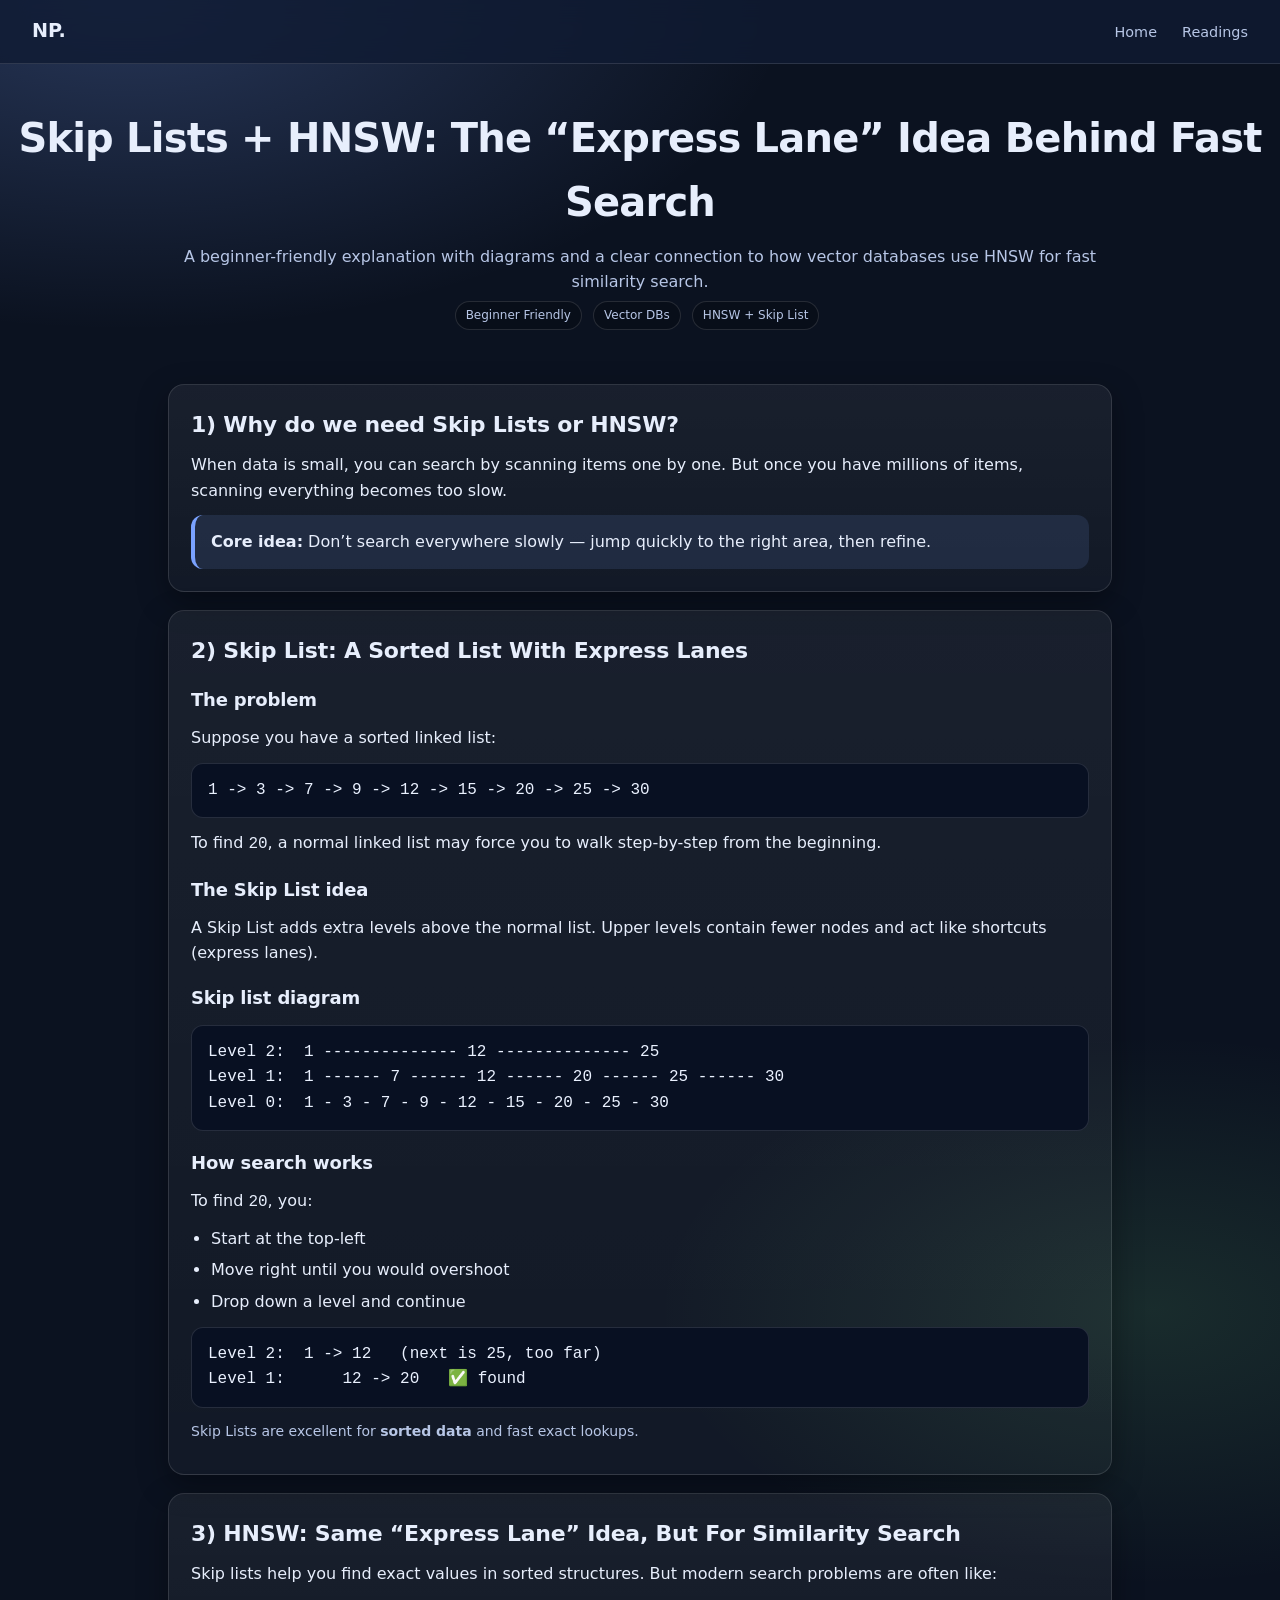
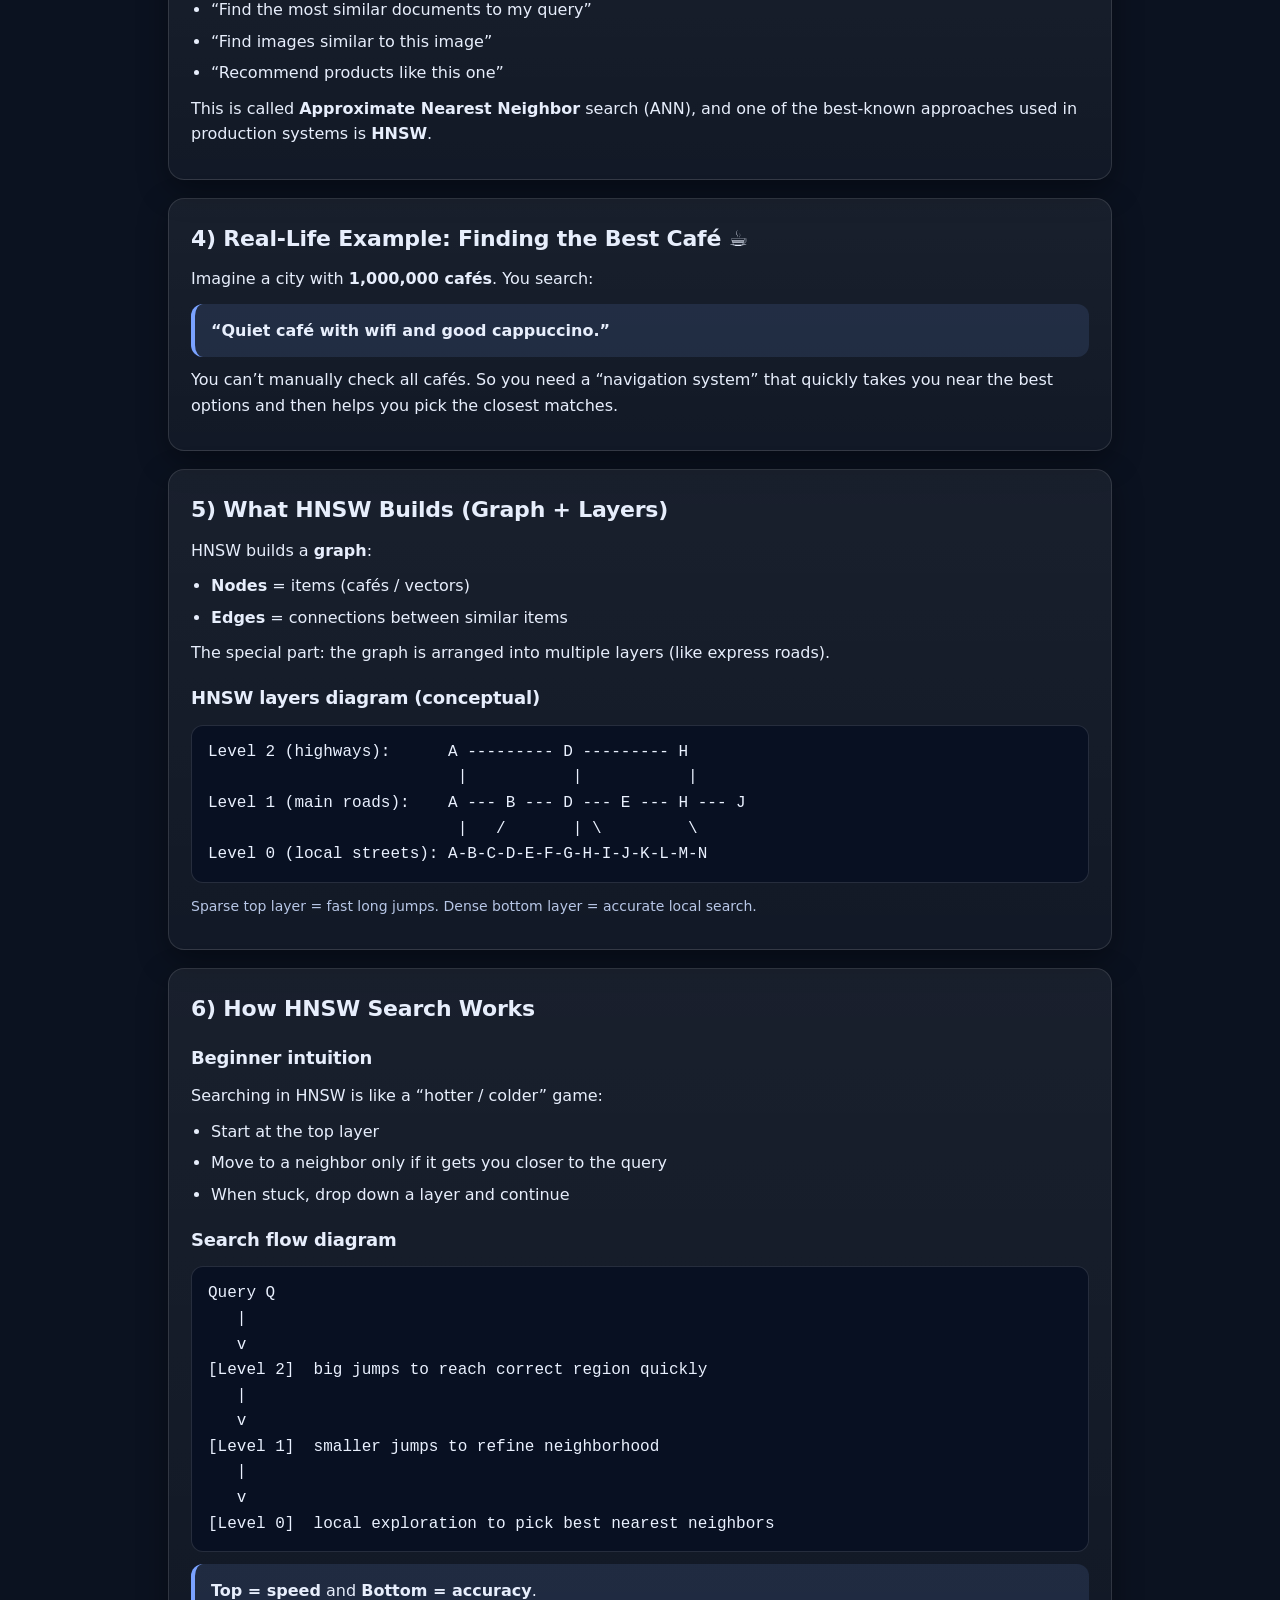
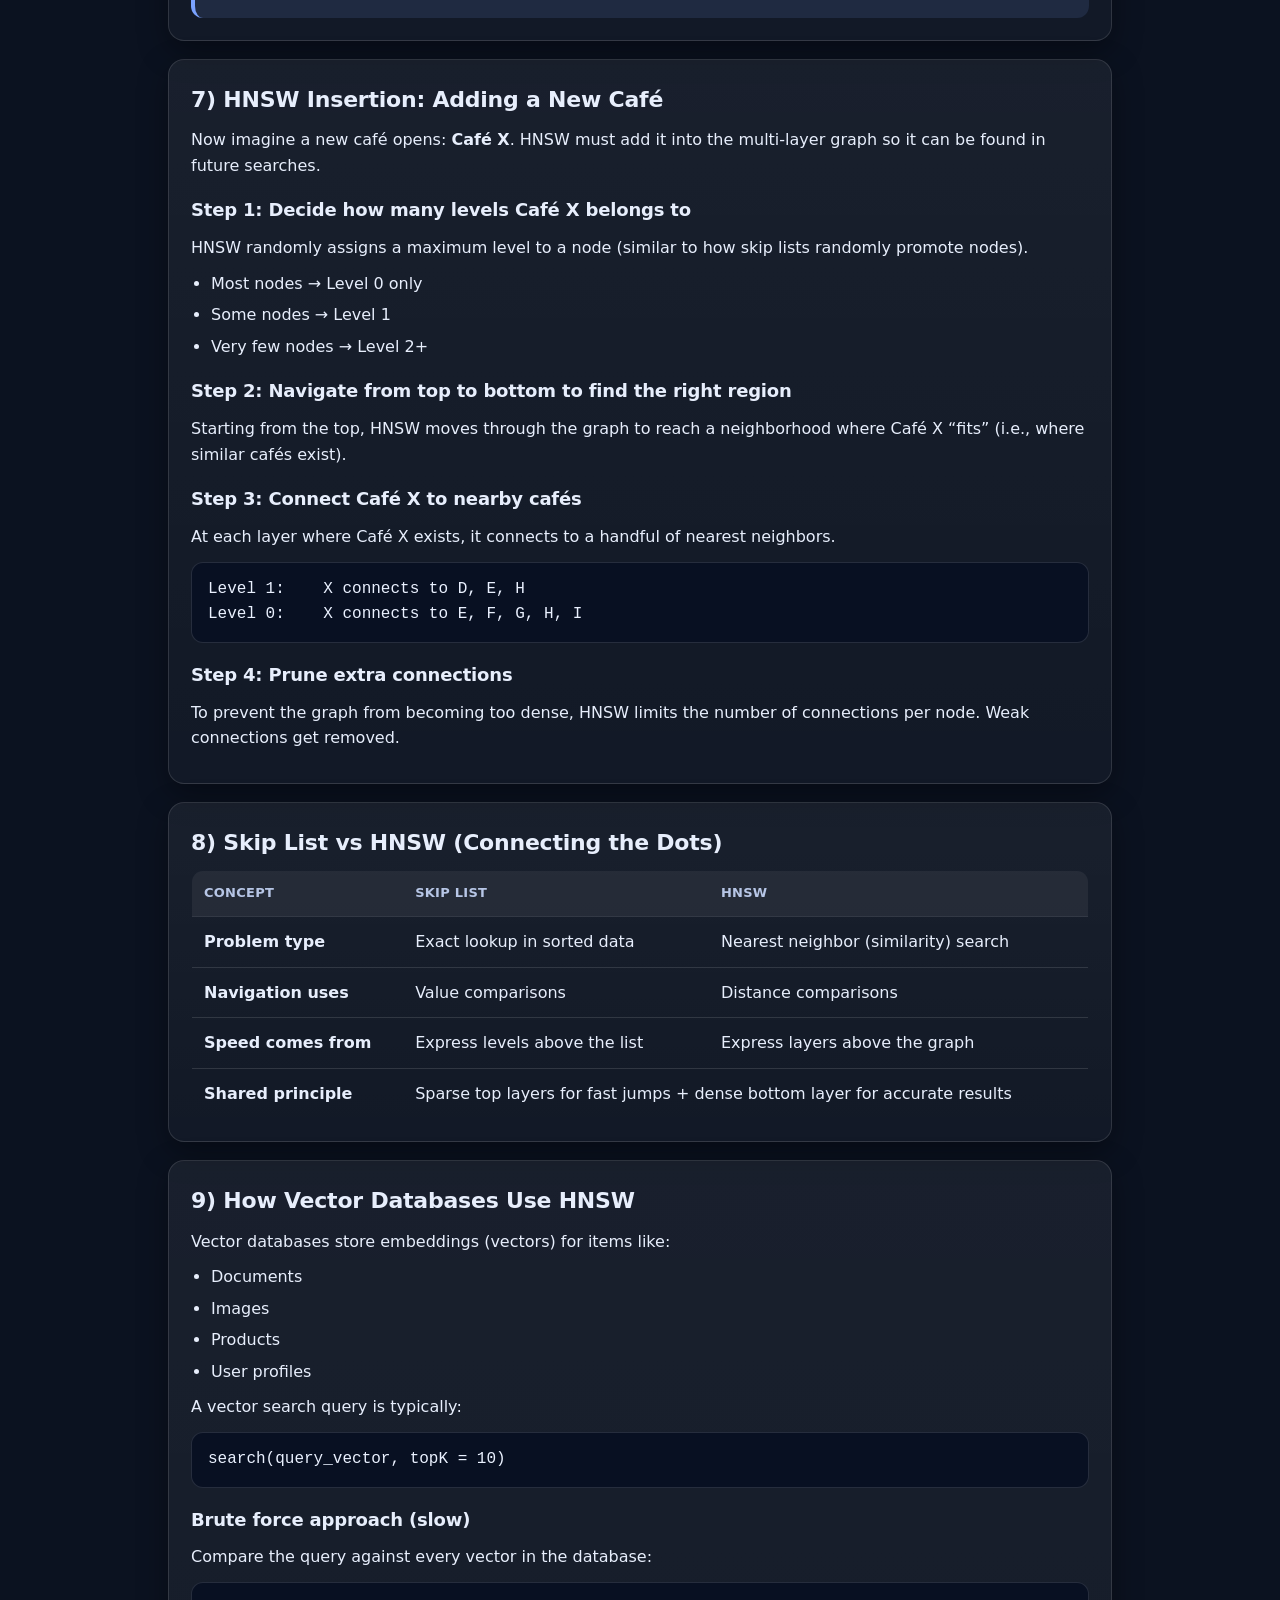
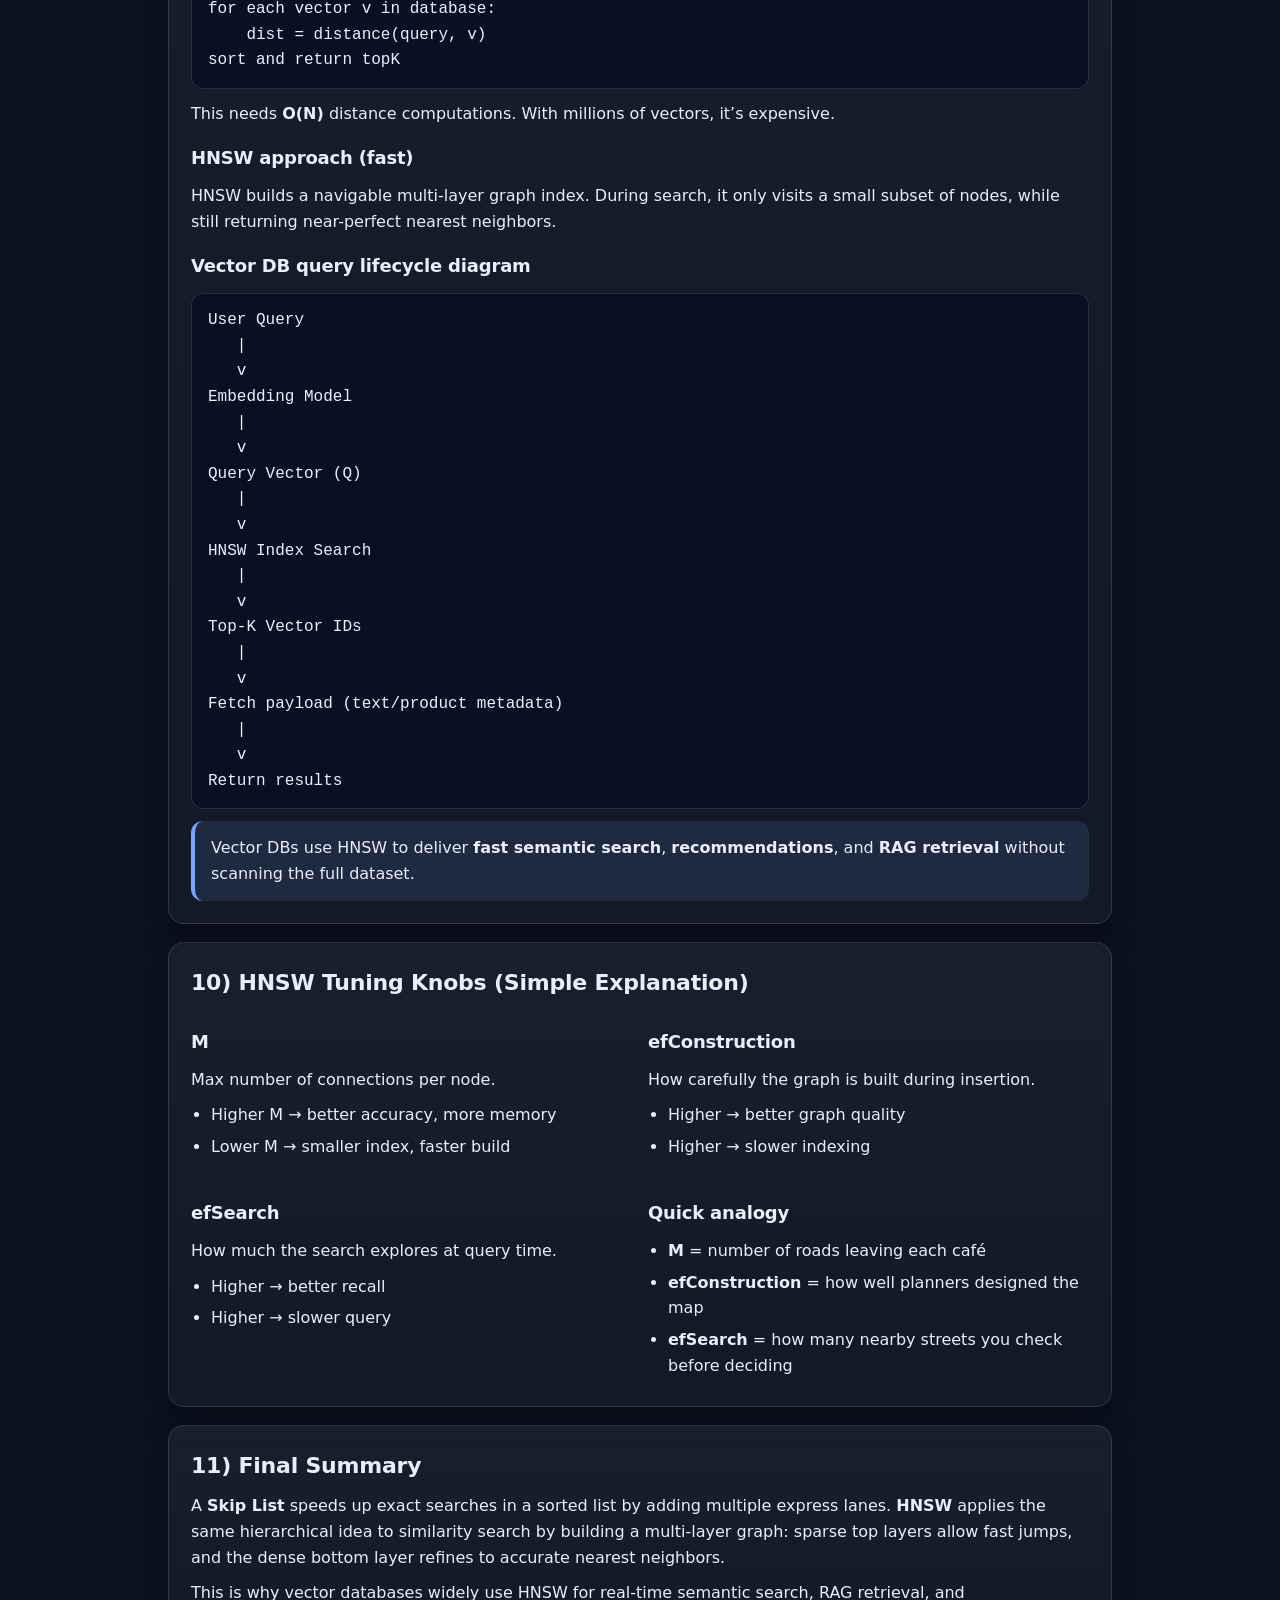
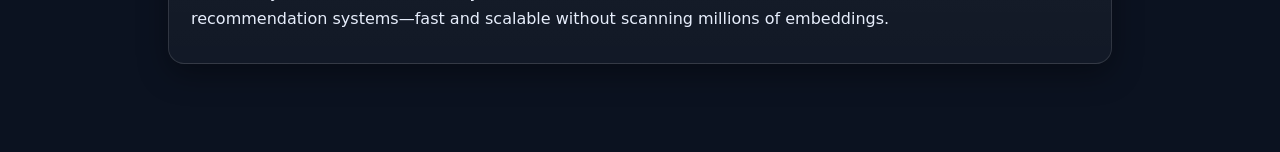
<file: hnsw.html>
<!DOCTYPE html>
<html lang="en">

<head>
  <meta charset="UTF-8" />
  <meta name="viewport" content="width=device-width, initial-scale=1.0" />
  <title>Skip Lists + HNSW: The Express Lane Idea Behind Fast Search</title>
  <style>
    :root {
      --bg: #0b1220;
      --card: #0f1b33;
      --text: #e7eefc;
      --muted: #b7c6e6;
      --border: rgba(255, 255, 255, .12);
      --accent: #7aa2ff;
      --codebg: #081022;
      --shadow: 0 10px 30px rgba(0, 0, 0, .35);
    }

    * {
      box-sizing: border-box
    }

    body {
      margin: 0;
      font-family: ui-sans-serif, system-ui, -apple-system, Segoe UI, Roboto, Helvetica, Arial, "Apple Color Emoji", "Segoe UI Emoji";
      background: radial-gradient(1200px 600px at 10% 0%, rgba(122, 162, 255, .25), transparent 55%),
        radial-gradient(900px 500px at 90% 20%, rgba(126, 231, 135, .12), transparent 55%),
        var(--bg);
      color: var(--text);
      line-height: 1.6;
    }

    header {
      padding: 42px 18px 22px;
      text-align: center;
    }

    header h1 {
      margin: 0;
      font-size: clamp(26px, 3.6vw, 40px);
      letter-spacing: -0.02em;
    }

    header p {
      margin: 10px auto 0;
      max-width: 920px;
      color: var(--muted);
      font-size: 16px;
    }

    .container {
      max-width: 980px;
      margin: 0 auto;
      padding: 14px 18px 70px;
    }

    .card {
      background: linear-gradient(180deg, rgba(255, 255, 255, .06), rgba(255, 255, 255, .03));
      border: 1px solid var(--border);
      border-radius: 16px;
      padding: 22px;
      box-shadow: var(--shadow);
      margin: 18px 0;
    }

    h2 {
      margin: 0 0 10px;
      font-size: 22px;
      letter-spacing: -0.01em;
    }

    h3 {
      margin: 18px 0 8px;
      font-size: 18px;
      letter-spacing: -0.01em;
    }

    p {
      margin: 10px 0;
      color: var(--text);
    }

    ul {
      margin: 10px 0 0;
      padding-left: 20px;
    }

    li {
      margin: 6px 0;
      color: var(--text);
    }

    .hint {
      color: var(--muted);
      font-size: 14px;
      margin-top: 10px;
    }

    .badge {
      display: inline-block;
      padding: 4px 10px;
      border: 1px solid var(--border);
      border-radius: 999px;
      font-size: 12px;
      color: var(--muted);
      margin: 6px 6px 0 0;
      background: rgba(0, 0, 0, .2);
    }

    pre {
      background: var(--codebg);
      border: 1px solid var(--border);
      border-radius: 12px;
      padding: 14px 16px;
      overflow: auto;
      margin: 12px 0;
      color: #eaf1ff;
    }

    code {
      font-family: ui-monospace, SFMono-Regular, Menlo, Monaco, Consolas, "Liberation Mono", "Courier New", monospace;
    }

    .grid {
      display: grid;
      grid-template-columns: 1fr;
      gap: 16px;
    }

    @media (min-width: 860px) {
      .grid.two {
        grid-template-columns: 1fr 1fr;
      }
    }

    .table {
      width: 100%;
      border-collapse: collapse;
      overflow: hidden;
      border-radius: 12px;
      border: 1px solid var(--border);
      margin-top: 10px;
    }

    .table th,
    .table td {
      padding: 12px 12px;
      border-bottom: 1px solid var(--border);
      vertical-align: top;
      text-align: left;
    }

    .table th {
      background: rgba(255, 255, 255, .06);
      color: var(--muted);
      font-weight: 600;
      font-size: 13px;
      letter-spacing: .02em;
      text-transform: uppercase;
    }

    .table tr:last-child td {
      border-bottom: none;
    }

    .callout {
      border-left: 4px solid var(--accent);
      padding: 14px 14px 14px 16px;
      background: rgba(122, 162, 255, .12);
      border-radius: 12px;
      margin-top: 12px;
    }

    footer {
      text-align: center;
      color: var(--muted);
      font-size: 13px;
      padding: 22px 18px 40px;
    }

    .navbar {
      display: flex;
      justify-content: space-between;
      align-items: center;
      padding: 1rem 2rem;
      background: rgba(15, 27, 51, 0.8);
      backdrop-filter: blur(12px);
      border-bottom: 1px solid var(--border);
      position: sticky;
      top: 0;
      z-index: 100;
    }

    .nav-logo {
      font-weight: 700;
      color: var(--text);
      text-decoration: none;
      font-size: 1.2rem;
    }

    .nav-link {
      color: var(--muted);
      text-decoration: none;
      font-weight: 500;
      font-size: 0.9rem;
      transition: color 0.2s;
      margin-left: 20px;
    }

    .nav-link:hover {
      color: var(--accent);
      text-decoration: none;
    }
  </style>

</head>

<body>
  <nav class="navbar">
    <a href="index.html" class="nav-logo">NP.</a>
    <div>
      <a href="index.html" class="nav-link">Home</a>
      <a href="readings.html" class="nav-link">Readings</a>
    </div>
  </nav>

  <header>
    <h1>Skip Lists + HNSW: The “Express Lane” Idea Behind Fast Search</h1>
    <p>
      A beginner-friendly explanation with diagrams and a clear connection to how vector databases
      use HNSW for fast similarity search.
    </p>
    <div>
      <span class="badge">Beginner Friendly</span>
      <span class="badge">Vector DBs</span>
      <span class="badge">HNSW + Skip List</span>
    </div>
  </header>

  <main class="container">

    <section class="card">
      <h2>1) Why do we need Skip Lists or HNSW?</h2>
      <p>
        When data is small, you can search by scanning items one by one.
        But once you have millions of items, scanning everything becomes too slow.
      </p>
      <div class="callout">
        <strong>Core idea:</strong> Don’t search everywhere slowly — jump quickly to the right area, then refine.
      </div>
    </section>

    <section class="card">
      <h2>2) Skip List: A Sorted List With Express Lanes</h2>

      <h3>The problem</h3>
      <p>Suppose you have a sorted linked list:</p>
      <pre><code>1 -> 3 -> 7 -> 9 -> 12 -> 15 -> 20 -> 25 -> 30</code></pre>
      <p>
        To find <code>20</code>, a normal linked list may force you to walk step-by-step from the beginning.
      </p>

      <h3>The Skip List idea</h3>
      <p>
        A Skip List adds extra levels above the normal list. Upper levels contain fewer nodes
        and act like shortcuts (express lanes).
      </p>

      <h3>Skip list diagram</h3>
      <pre><code>Level 2:  1 -------------- 12 -------------- 25
Level 1:  1 ------ 7 ------ 12 ------ 20 ------ 25 ------ 30
Level 0:  1 - 3 - 7 - 9 - 12 - 15 - 20 - 25 - 30</code></pre>

      <h3>How search works</h3>
      <p>To find <code>20</code>, you:</p>
      <ul>
        <li>Start at the top-left</li>
        <li>Move right until you would overshoot</li>
        <li>Drop down a level and continue</li>
      </ul>

      <pre><code>Level 2:  1 -> 12   (next is 25, too far)
Level 1:      12 -> 20   ✅ found</code></pre>

      <p class="hint">
        Skip Lists are excellent for <strong>sorted data</strong> and fast exact lookups.
      </p>
    </section>

    <section class="card">
      <h2>3) HNSW: Same “Express Lane” Idea, But For Similarity Search</h2>
      <p>
        Skip lists help you find exact values in sorted structures.
        But modern search problems are often like:
      </p>
      <ul>
        <li>“Find the most similar documents to my query”</li>
        <li>“Find images similar to this image”</li>
        <li>“Recommend products like this one”</li>
      </ul>

      <p>
        This is called <strong>Approximate Nearest Neighbor</strong> search (ANN), and one of the best-known
        approaches used in production systems is <strong>HNSW</strong>.
      </p>
    </section>

    <section class="card">
      <h2>4) Real-Life Example: Finding the Best Café ☕</h2>
      <p>
        Imagine a city with <strong>1,000,000 cafés</strong>. You search:
      </p>
      <div class="callout">
        <strong>“Quiet café with wifi and good cappuccino.”</strong>
      </div>
      <p>
        You can’t manually check all cafés. So you need a “navigation system” that quickly takes you near the best
        options and then helps you pick the closest matches.
      </p>
    </section>

    <section class="card">
      <h2>5) What HNSW Builds (Graph + Layers)</h2>
      <p>
        HNSW builds a <strong>graph</strong>:
      </p>
      <ul>
        <li><strong>Nodes</strong> = items (cafés / vectors)</li>
        <li><strong>Edges</strong> = connections between similar items</li>
      </ul>
      <p>
        The special part: the graph is arranged into multiple layers (like express roads).
      </p>

      <h3>HNSW layers diagram (conceptual)</h3>
      <pre><code>Level 2 (highways):      A --------- D --------- H
                          |           |           |
Level 1 (main roads):    A --- B --- D --- E --- H --- J
                          |   /       | \         \
Level 0 (local streets): A-B-C-D-E-F-G-H-I-J-K-L-M-N</code></pre>

      <p class="hint">
        Sparse top layer = fast long jumps. Dense bottom layer = accurate local search.
      </p>
    </section>

    <section class="card">
      <h2>6) How HNSW Search Works</h2>

      <h3>Beginner intuition</h3>
      <p>
        Searching in HNSW is like a “hotter / colder” game:
      </p>
      <ul>
        <li>Start at the top layer</li>
        <li>Move to a neighbor only if it gets you closer to the query</li>
        <li>When stuck, drop down a layer and continue</li>
      </ul>

      <h3>Search flow diagram</h3>
      <pre><code>Query Q
   |
   v
[Level 2]  big jumps to reach correct region quickly
   |
   v
[Level 1]  smaller jumps to refine neighborhood
   |
   v
[Level 0]  local exploration to pick best nearest neighbors</code></pre>

      <div class="callout">
        <strong>Top = speed</strong> and <strong>Bottom = accuracy</strong>.
      </div>
    </section>

    <section class="card">
      <h2>7) HNSW Insertion: Adding a New Café</h2>
      <p>
        Now imagine a new café opens: <strong>Café X</strong>.
        HNSW must add it into the multi-layer graph so it can be found in future searches.
      </p>

      <h3>Step 1: Decide how many levels Café X belongs to</h3>
      <p>
        HNSW randomly assigns a maximum level to a node (similar to how skip lists randomly promote nodes).
      </p>
      <ul>
        <li>Most nodes → Level 0 only</li>
        <li>Some nodes → Level 1</li>
        <li>Very few nodes → Level 2+</li>
      </ul>

      <h3>Step 2: Navigate from top to bottom to find the right region</h3>
      <p>
        Starting from the top, HNSW moves through the graph to reach a neighborhood
        where Café X “fits” (i.e., where similar cafés exist).
      </p>

      <h3>Step 3: Connect Café X to nearby cafés</h3>
      <p>
        At each layer where Café X exists, it connects to a handful of nearest neighbors.
      </p>
      <pre><code>Level 1:    X connects to D, E, H
Level 0:    X connects to E, F, G, H, I</code></pre>

      <h3>Step 4: Prune extra connections</h3>
      <p>
        To prevent the graph from becoming too dense, HNSW limits the number of connections per node.
        Weak connections get removed.
      </p>
    </section>

    <section class="card">
      <h2>8) Skip List vs HNSW (Connecting the Dots)</h2>

      <table class="table">
        <thead>
          <tr>
            <th>Concept</th>
            <th>Skip List</th>
            <th>HNSW</th>
          </tr>
        </thead>
        <tbody>
          <tr>
            <td><strong>Problem type</strong></td>
            <td>Exact lookup in sorted data</td>
            <td>Nearest neighbor (similarity) search</td>
          </tr>
          <tr>
            <td><strong>Navigation uses</strong></td>
            <td>Value comparisons</td>
            <td>Distance comparisons</td>
          </tr>
          <tr>
            <td><strong>Speed comes from</strong></td>
            <td>Express levels above the list</td>
            <td>Express layers above the graph</td>
          </tr>
          <tr>
            <td><strong>Shared principle</strong></td>
            <td colspan="2">Sparse top layers for fast jumps + dense bottom layer for accurate results</td>
          </tr>
        </tbody>
      </table>
    </section>

    <section class="card">
      <h2>9) How Vector Databases Use HNSW</h2>
      <p>
        Vector databases store embeddings (vectors) for items like:
      </p>
      <ul>
        <li>Documents</li>
        <li>Images</li>
        <li>Products</li>
        <li>User profiles</li>
      </ul>

      <p>
        A vector search query is typically:
      </p>
      <pre><code>search(query_vector, topK = 10)</code></pre>

      <h3>Brute force approach (slow)</h3>
      <p>
        Compare the query against every vector in the database:
      </p>
      <pre><code>for each vector v in database:
    dist = distance(query, v)
sort and return topK</code></pre>

      <p>
        This needs <strong>O(N)</strong> distance computations. With millions of vectors, it’s expensive.
      </p>

      <h3>HNSW approach (fast)</h3>
      <p>
        HNSW builds a navigable multi-layer graph index. During search, it only visits a small subset of nodes,
        while still returning near-perfect nearest neighbors.
      </p>

      <h3>Vector DB query lifecycle diagram</h3>
      <pre><code>User Query
   |
   v
Embedding Model
   |
   v
Query Vector (Q)
   |
   v
HNSW Index Search
   |
   v
Top-K Vector IDs
   |
   v
Fetch payload (text/product metadata)
   |
   v
Return results</code></pre>

      <div class="callout">
        Vector DBs use HNSW to deliver <strong>fast semantic search</strong>, <strong>recommendations</strong>,
        and <strong>RAG retrieval</strong> without scanning the full dataset.
      </div>
    </section>

    <section class="card">
      <h2>10) HNSW Tuning Knobs (Simple Explanation)</h2>

      <div class="grid two">
        <div>
          <h3>M</h3>
          <p>Max number of connections per node.</p>
          <ul>
            <li>Higher M → better accuracy, more memory</li>
            <li>Lower M → smaller index, faster build</li>
          </ul>
        </div>

        <div>
          <h3>efConstruction</h3>
          <p>How carefully the graph is built during insertion.</p>
          <ul>
            <li>Higher → better graph quality</li>
            <li>Higher → slower indexing</li>
          </ul>
        </div>

        <div>
          <h3>efSearch</h3>
          <p>How much the search explores at query time.</p>
          <ul>
            <li>Higher → better recall</li>
            <li>Higher → slower query</li>
          </ul>
        </div>

        <div>
          <h3>Quick analogy</h3>
          <ul>
            <li><strong>M</strong> = number of roads leaving each café</li>
            <li><strong>efConstruction</strong> = how well planners designed the map</li>
            <li><strong>efSearch</strong> = how many nearby streets you check before deciding</li>
          </ul>
        </div>
      </div>
    </section>

    <section class="card">
      <h2>11) Final Summary</h2>
      <p>
        A <strong>Skip List</strong> speeds up exact searches in a sorted list by adding multiple express lanes.
        <strong>HNSW</strong> applies the same hierarchical idea to similarity search by building a multi-layer graph:
        sparse top layers allow fast jumps, and the dense bottom layer refines to accurate nearest neighbors.
      </p>
      <p>
        This is why vector databases widely use HNSW for real-time semantic search, RAG retrieval, and recommendation
        systems—fast and scalable without scanning millions of embeddings.
      </p>
    </section>

  </main>

</body>

</html>
</file>
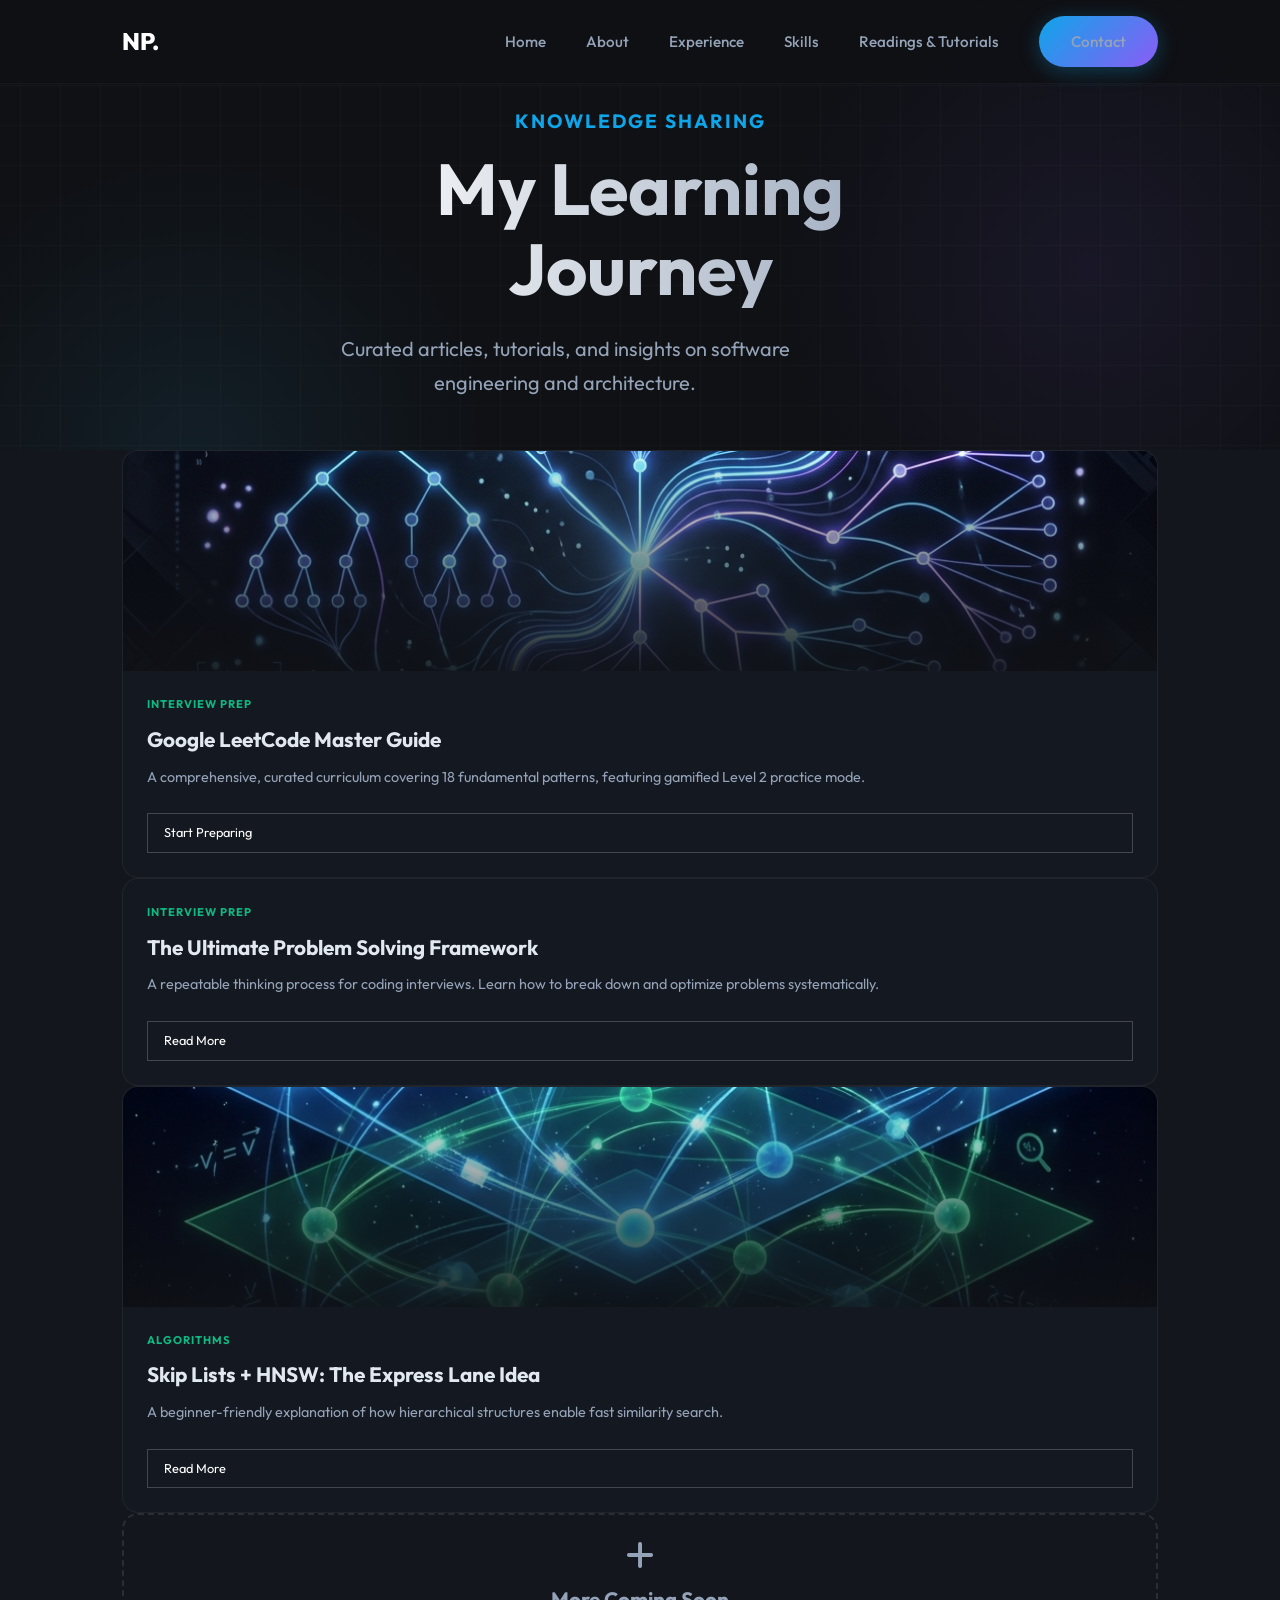
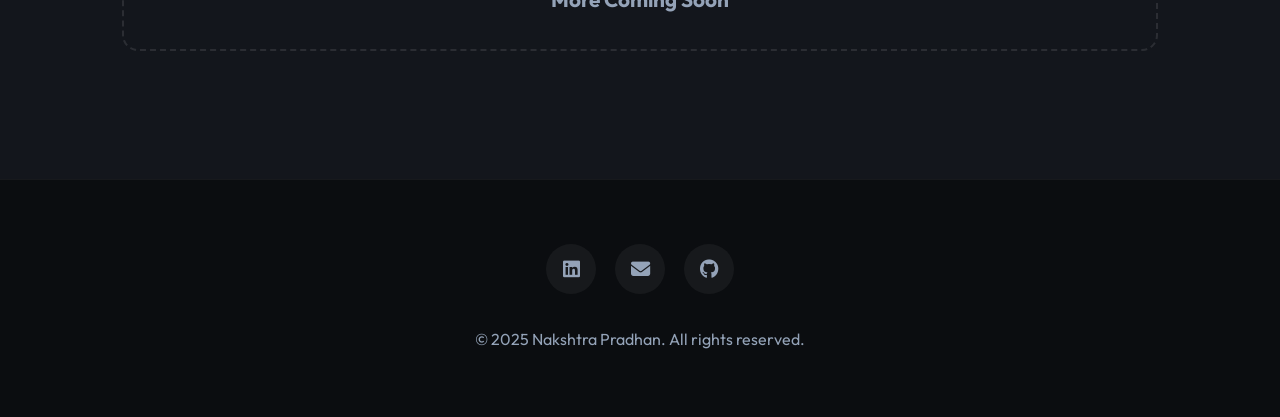
<file: readings.html>
<!DOCTYPE html>
<html lang="en">

<head>
    <meta charset="UTF-8">
    <meta name="viewport" content="width=device-width, initial-scale=1.0">
    <title>Readings & Tutorials | Nakshtra Pradhan</title>
    <!-- Fonts -->
    <link rel="preconnect" href="https://fonts.googleapis.com">
    <link rel="preconnect" href="https://fonts.gstatic.com" crossorigin>
    <link href="https://fonts.googleapis.com/css2?family=Outfit:wght@300;400;500;600;700&display=swap" rel="stylesheet">
    <!-- Icons -->
    <link rel="stylesheet" href="https://cdnjs.cloudflare.com/ajax/libs/font-awesome/6.4.0/css/all.min.css">
    <!-- Styles -->
    <link rel="stylesheet" href="styles.css">
</head>

<body>

    <header>
        <div class="container">
            <nav>
                <div class="logo">NP.</div>
                <div class="mobile-toggle" id="mobile-toggle">
                    <i class="fas fa-bars"></i>
                </div>
                <div class="nav-links" id="nav-links">
                    <a href="index.html#home">Home</a>
                    <a href="index.html#about">About</a>
                    <a href="index.html#experience">Experience</a>
                    <a href="index.html#skills">Skills</a>
                    <a href="#" class="active">Readings & Tutorials</a>
                    <a href="index.html#contact" class="btn btn-sm">Contact</a>
                </div>
            </nav>
        </div>
    </header>

    <section class="hero" style="height: 50vh; min-height: 400px; padding-top: 100px;">
        <div class="container">
            <div class="hero-content fade-in" style="text-align: center; margin: 0 auto;">
                <h4>Knowledge Sharing</h4>
                <h1>My Learning Journey</h1>
                <p>Curated articles, tutorials, and insights on software engineering and architecture.</p>
            </div>
        </div>
    </section>

    <section class="about" style="padding-top: 0;">
        <div class="container">
            <div class="readings-grid fade-in">


                <!-- Google LeetCode Master Guide -->
                <div class="card">
                    <div class="card-img" style="background-image: url('google_prep_cover.png');">
                    </div>
                    <div class="card-content">
                        <span class="card-tag">Interview Prep</span>
                        <h3>Google LeetCode Master Guide</h3>
                        <p>A comprehensive, curated curriculum covering 18 fundamental patterns, featuring gamified Level 2 practice mode.</p>
                        <a href="google-prep.html" class="btn-outline" style="font-size: 0.8rem; padding: 0.5rem 1rem;">Start Preparing</a>
                    </div>
                </div>

                <!-- Problem Solving Framework -->
                <div class="card">
                    <!-- Text only card, no image -->
                    <div class="card-content">
                        <span class="card-tag">Interview Prep</span>
                        <h3>The Ultimate Problem Solving Framework</h3>
                        <p>A repeatable thinking process for coding interviews. Learn how to break down and optimize problems systematically.</p>
                        <a href="problem-solving.html" class="btn-outline" style="font-size: 0.8rem; padding: 0.5rem 1rem;">Read More</a>
                    </div>
                </div>

                <!-- Article 5 -->
                <div class="card">
                    <div class="card-img" style="background-image: url('hnsw_visual.png');">
                    </div>
                    <div class="card-content">
                        <span class="card-tag">Algorithms</span>
                        <h3>Skip Lists + HNSW: The Express Lane Idea</h3>
                        <p>A beginner-friendly explanation of how hierarchical structures enable fast similarity search.
                        </p>
                        <a href="hnsw.html" class="btn-outline" style="font-size: 0.8rem; padding: 0.5rem 1rem;">Read
                            More</a>
                    </div>
                </div>
            </div>

            <!-- Empty State / Placeholder -->
            <div class="card"
                style="border: 2px dashed rgba(255,255,255,0.1); background: transparent; display: flex; align-items: center; justify-content: center;">
                <div class="card-content" style="text-align: center;">
                    <i class="fas fa-plus"
                        style="font-size: 2rem; color: var(--text-secondary); margin-bottom: 1rem;"></i>
                    <h3 style="color: var(--text-secondary);">More Coming Soon</h3>
                </div>
            </div>

        </div>
        </div>
    </section>

    <footer id="contact">
        <div class="container">
            <div class="social-links">
                <a href="https://www.linkedin.com/in/nakshtra-pradhan/" target="_blank"><i
                        class="fab fa-linkedin"></i></a>
                <a href="mailto:nakshatrapradhan@outlook.com"><i class="fas fa-envelope"></i></a>
                <a href="#"><i class="fab fa-github"></i></a>
            </div>
            <p>&copy; 2025 Nakshtra Pradhan. All rights reserved.</p>
        </div>
    </footer>

    <script src="script.js"></script>
</body>

</html>
</file>
<file: styles.css>
:root {
    /* Professional & Modern Dark Theme */
    --bg-color: #0f1115;
    /* Deeper, richer black/blue */
    --bg-secondary: #13161c;
    --card-bg: rgba(23, 28, 36, 0.6);
    /* Slightly more opaque for better readability with images */

    --text-primary: #ffffff;
    --text-secondary: #94a3b8;
    --text-highlight: #e2e8f0;

    /* Gradients that pop but aren't overwhelming */
    --accent-primary: #0ea5e9;
    /* Sky 500 */
    --accent-secondary: #8b5cf6;
    /* Violet 500 */
    --accent-tertiary: #10b981;
    /* Emerald 500 */
    --gradient-main: linear-gradient(135deg, #0ea5e9, #8b5cf6);
    --gradient-cards: linear-gradient(145deg, rgba(255, 255, 255, 0.05) 0%, rgba(255, 255, 255, 0.01) 100%);

    --font-heading: 'Outfit', sans-serif;
    --font-body: 'Outfit', sans-serif;
    /* Clean geometric sans */

    --transition: all 0.3s cubic-bezier(0.4, 0, 0.2, 1);
    --shadow-main: 0 10px 40px -10px rgba(0, 0, 0, 0.5);
    --shadow-hover: 0 20px 40px -10px rgba(14, 165, 233, 0.15);
}

* {
    margin: 0;
    padding: 0;
    box-sizing: border-box;
    scroll-behavior: smooth;
}

body {
    background-color: var(--bg-color);
    color: var(--text-secondary);
    font-family: var(--font-body);
    line-height: 1.7;
    overflow-x: hidden;
    background-image:
        radial-gradient(circle at 15% 50%, rgba(56, 189, 248, 0.08), transparent 25%),
        radial-gradient(circle at 85% 30%, rgba(139, 92, 246, 0.08), transparent 25%);
    background-attachment: fixed;
}

h1,
h2,
h3,
h4,
h5,
h6 {
    color: var(--text-primary);
    font-family: var(--font-heading);
    font-weight: 700;
    line-height: 1.2;
}

a {
    text-decoration: none;
    color: inherit;
    transition: var(--transition);
}

ul {
    list-style: none;
}

/* Utilities */
.container {
    max-width: 1100px;
    /* Slightly tighter container for readability */
    margin: 0 auto;
    padding: 0 2rem;
}

.section-title {
    font-size: 3rem;
    text-align: center;
    margin-bottom: 4rem;
    color: var(--text-primary);
    position: relative;
    letter-spacing: -1px;
}

.section-title span {
    background: var(--gradient-main);
    -webkit-background-clip: text;
    -webkit-text-fill-color: transparent;
}

.btn {
    display: inline-flex;
    align-items: center;
    gap: 0.5rem;
    padding: 0.8rem 2rem;
    background: var(--gradient-main);
    border-radius: 50px;
    color: white;
    font-weight: 600;
    font-size: 1rem;
    border: none;
    cursor: pointer;
    box-shadow: 0 4px 20px rgba(14, 165, 233, 0.3);
    transition: var(--transition);
}

.btn:hover {
    transform: translateY(-2px) scale(1.02);
    box-shadow: 0 8px 30px rgba(139, 92, 246, 0.4);
}

.btn-outline {
    background: transparent;
    border: 1px solid rgba(255, 255, 255, 0.2);
    color: var(--text-primary);
    box-shadow: none;
}

.btn-outline:hover {
    border-color: var(--accent-primary);
    background: rgba(14, 165, 233, 0.1);
    transform: translateY(-2px);
}

/* Fade In Animation */
.fade-in {
    opacity: 0;
    transform: translateY(30px);
    transition: opacity 0.8s ease-out, transform 0.8s ease-out;
}

.fade-in.visible {
    opacity: 1;
    transform: translateY(0);
}

/* Header */
header {
    position: fixed;
    top: 0;
    width: 100%;
    background: rgba(15, 17, 21, 0.8);
    backdrop-filter: blur(16px);
    z-index: 1000;
    padding: 1rem 0;
    border-bottom: 1px solid rgba(255, 255, 255, 0.03);
}

nav {
    display: flex;
    justify-content: space-between;
    align-items: center;
}

.logo {
    font-size: 1.5rem;
    font-weight: 800;
    color: var(--text-primary);
    letter-spacing: -0.5px;
}

.nav-links {
    display: flex;
    gap: 2.5rem;
    align-items: center;
}

.nav-links a {
    color: var(--text-secondary);
    font-weight: 500;
    font-size: 0.95rem;
}

.nav-links a:hover,
.nav-links a.active {
    color: var(--text-primary);
}

.mobile-toggle {
    display: none;
}

/* Hero Section */
.hero {
    min-height: 100vh;
    display: flex;
    align-items: center;
    padding-top: 80px;
    position: relative;
    /* Subtle geometric pattern */
    background-image: linear-gradient(rgba(255, 255, 255, 0.02) 1px, transparent 1px),
        linear-gradient(90deg, rgba(255, 255, 255, 0.02) 1px, transparent 1px);
    background-size: 40px 40px;
    background-position: center;
}

.hero-content {
    max-width: 650px;
}

.hero h4 {
    font-size: 1.2rem;
    color: var(--accent-primary);
    margin-bottom: 1rem;
    text-transform: uppercase;
    letter-spacing: 2px;
}

.hero h1 {
    font-size: 4.5rem;
    margin-bottom: 1.5rem;
    line-height: 1.1;
    background: linear-gradient(to right, #ffffff, #94a3b8);
    -webkit-background-clip: text;
    -webkit-text-fill-color: transparent;
}

.hero p {
    font-size: 1.25rem;
    margin-bottom: 2.5rem;
    max-width: 500px;
    color: var(--text-secondary);
}

.scroll-down {
    position: absolute;
    bottom: 40px;
    left: 50%;
    transform: translateX(-50%);
    animation: bounce 2s infinite;
    color: var(--text-secondary);
    opacity: 0.7;
}

@keyframes bounce {

    0%,
    20%,
    50%,
    80%,
    100% {
        transform: translateX(-50%) translateY(0);
    }

    40% {
        transform: translateX(-50%) translateY(-10px);
    }

    60% {
        transform: translateX(-50%) translateY(-5px);
    }
}

/* About Section */
.about {
    padding: 8rem 0;
    background: var(--bg-secondary);
}

.about-text {
    font-size: 1.15rem;
    max-width: 800px;
    margin: 0 auto;
    text-align: center;
}

.about-text strong {
    color: var(--accent-primary);
}

/* Experience Section */
.experience {
    padding: 8rem 0;
}

.timeline {
    position: relative;
    max-width: 900px;
    margin: 0 auto;
}

/* Center Line */
.timeline::after {
    content: '';
    position: absolute;
    width: 2px;
    background: linear-gradient(to bottom, transparent, var(--accent-primary), transparent);
    top: 0;
    bottom: 0;
    left: 50%;
    margin-left: -1px;
}

.timeline-item {
    padding: 20px 50px;
    position: relative;
    width: 50%;
    box-sizing: border-box;
}

.timeline-item.left {
    left: 0;
    text-align: right;
}

.timeline-item.right {
    left: 50%;
    text-align: left;
}

/* Dot on Line */
.timeline-item::after {
    content: '';
    position: absolute;
    width: 12px;
    height: 12px;
    background: var(--bg-color);
    border: 3px solid var(--accent-primary);
    top: 25px;
    border-radius: 50%;
    z-index: 10;
    box-shadow: 0 0 10px var(--accent-primary);
}

.timeline-item.left::after {
    right: -6px;
}

.timeline-item.right::after {
    left: -6px;
}

/* Content Box */
.content-box {
    background: var(--card-bg);
    /* Glassy */
    backdrop-filter: blur(10px);
    padding: 2rem 2.5rem;
    border-radius: 16px;
    border: 1px solid rgba(255, 255, 255, 0.05);
    box-shadow: var(--shadow-main);
    transition: var(--transition);
}

.content-box:hover {
    transform: translateY(-5px);
    border-color: rgba(255, 255, 255, 0.1);
    box-shadow: var(--shadow-hover);
}

.content-box h3 {
    font-size: 1.5rem;
    margin-bottom: 0.3rem;
    color: var(--text-primary);
}

.content-box h4 {
    font-size: 1rem;
    color: var(--accent-secondary);
    /* Role color */
    margin-bottom: 0.5rem;
}

.content-box .date {
    font-size: 0.85rem;
    display: block;
    margin-bottom: 1.2rem;
    opacity: 0.7;
    font-weight: 500;
}

.content-box ul {
    list-style: none;
    /* No default bullets */
    padding: 0;
}

.content-box ul li {
    margin-bottom: 0.8rem;
    font-size: 0.95rem;
    color: var(--text-secondary);
    position: relative;
    padding-left: 20px;
    display: block;
    /* Align left */
}

/* Custom bullets */
.timeline-item.right .content-box ul li {
    text-align: left;
}

.timeline-item.left .content-box ul li {
    text-align: right;
    padding-left: 0;
    padding-right: 20px;
}

.timeline-item.left .content-box ul li::before {
    content: '▹';
    color: var(--accent-primary);
    position: absolute;
    right: 0;
}

.timeline-item.right .content-box ul li::before {
    content: '▹';
    color: var(--accent-primary);
    position: absolute;
    left: 0;
}


/* Skills Section with Floating Pills */
.skills {
    padding: 8rem 0;
    background: var(--bg-secondary);
}

.skills-grid {
    display: grid;
    grid-template-columns: repeat(auto-fit, minmax(280px, 1fr));
    gap: 2.5rem;
}

.skill-category {
    background: rgba(255, 255, 255, 0.02);
    padding: 2rem;
    border-radius: 16px;
    border: 1px solid rgba(255, 255, 255, 0.03);
}

.skill-category h3 {
    font-size: 1.2rem;
    margin-bottom: 1.5rem;
    display: flex;
    align-items: center;
    gap: 0.5rem;
}

.skill-tags {
    display: flex;
    flex-wrap: wrap;
    gap: 0.8rem;
}

.skill-tag {
    background: rgba(14, 165, 233, 0.08);
    /* Slight Tint */
    color: var(--accent-primary);
    padding: 0.4rem 1rem;
    border-radius: 6px;
    font-size: 0.85rem;
    font-weight: 500;
    border: 1px solid rgba(14, 165, 233, 0.15);
    transition: var(--transition);
}

.skill-tag:hover {
    background: var(--accent-primary);
    color: white;
    transform: translateY(-2px);
    box-shadow: 0 4px 15px rgba(14, 165, 233, 0.3);
}

/* Education Card Style Reuse */
.education-card {
    text-align: center;
    background: var(--card-bg);
    padding: 3rem;
    border-radius: 20px;
    border: 1px solid rgba(255, 255, 255, 0.05);
    max-width: 600px;
    margin: 0 auto;
    position: relative;
    overflow: hidden;
}

.education-card::before {
    content: '';
    position: absolute;
    top: 0;
    left: 0;
    width: 100%;
    height: 4px;
    background: var(--gradient-main);
}

/* Readings & Blog Cards */
.card {
    background: var(--card-bg);
    border-radius: 16px;
    overflow: hidden;
    border: 1px solid rgba(255, 255, 255, 0.05);
    transition: var(--transition);
    display: flex;
    flex-direction: column;
}

.card:hover {
    transform: translateY(-8px);
    box-shadow: var(--shadow-hover);
    border-color: rgba(255, 255, 255, 0.1);
}

.card-img::after {
    content: '';
    position: absolute;
    top: 0;
    left: 0;
    width: 100%;
    height: 100%;
    background: linear-gradient(to bottom, transparent, rgba(15, 17, 21, 0.9));
    transition: var(--transition);
}

.card:hover .card-img::after {
    background: linear-gradient(to bottom, transparent, rgba(15, 17, 21, 0.6));
}

.card-img {
    height: 220px;
    background-size: cover;
    background-position: center;
    position: relative;
    overflow: hidden;
}


.card-content {
    padding: 1.5rem;
    flex-grow: 1;
    display: flex;
    flex-direction: column;
}

.card-tag {
    font-size: 0.7rem;
    font-weight: 700;
    color: var(--accent-tertiary);
    text-transform: uppercase;
    letter-spacing: 1px;
    margin-bottom: 0.8rem;
}

.card h3 {
    font-size: 1.3rem;
    margin-bottom: 0.8rem;
    color: var(--text-highlight);
}

.card p {
    font-size: 0.9rem;
    margin-bottom: 1.5rem;
    color: var(--text-secondary);
    flex-grow: 1;
}

/* Footer */
footer {
    padding: 4rem 0;
    text-align: center;
    border-top: 1px solid rgba(255, 255, 255, 0.05);
    background: #0b0d10;
}

.social-links {
    margin-bottom: 2rem;
}

.social-links a {
    display: inline-flex;
    justify-content: center;
    align-items: center;
    width: 50px;
    height: 50px;
    background: rgba(255, 255, 255, 0.05);
    border-radius: 50%;
    margin: 0 0.5rem;
    font-size: 1.2rem;
    color: var(--text-secondary);
    transition: var(--transition);
}

.social-links a:hover {
    background: var(--accent-primary);
    color: white;
    transform: translateY(-3px);
}

/* Responsive */
@media screen and (max-width: 768px) {
    .section-title {
        font-size: 2.5rem;
    }

    .hero h1 {
        font-size: 3rem;
    }

    .timeline::after {
        left: 30px;
    }

    .timeline-item {
        width: 100%;
        padding-left: 70px;
        padding-right: 20px;
        text-align: left;
    }

    .timeline-item.left {
        text-align: left;
    }

    .timeline-item::after {
        left: 21px;
    }

    .timeline-item.right {
        left: 0;
    }

    /* Align bullets left for massive mobile reset */
    .timeline-item.left .content-box ul li {
        text-align: left;
        padding-left: 20px;
        padding-right: 0;
    }

    .timeline-item.left .content-box ul li::before {
        left: 0;
        right: auto;
    }

    .nav-links {
        display: none;
        position: absolute;
        top: 100%;
        left: 0;
        width: 100%;
        background: var(--bg-secondary);
        flex-direction: column;
        padding: 2rem;
        border-bottom: 1px solid rgba(255, 255, 255, 0.05);
    }

    .nav-links.active {
        display: flex;
    }

    .mobile-toggle {
        display: block;
        font-size: 1.5rem;
        color: var(--text-primary);
        cursor: pointer;
    }
}
</file>
<file: google-prep.css>
:root {
    /* Color Palette - Premium Dark Mode */
    --bg-main: #0B0E14;
    --bg-sidebar: rgba(15, 20, 25, 0.7);
    --bg-card: rgba(22, 27, 34, 0.6);
    --bg-card-hover: rgba(30, 36, 45, 0.8);
    --border-color: rgba(255, 255, 255, 0.08);
    --text-primary: #E2E8F0;
    --text-secondary: #94A3B8;
    --text-muted: #64748B;
    
    /* Accents */
    --accent-blue: #3B82F6;
    --accent-blue-hover: #2563EB;
    --accent-blue-glow: rgba(59, 130, 246, 0.2);
    
    /* Difficulties */
    --diff-easy: #10B981;
    --diff-easy-bg: rgba(16, 185, 129, 0.1);
    --diff-medium: #F59E0B;
    --diff-medium-bg: rgba(245, 158, 11, 0.1);
    --diff-hard: #EF4444;
    --diff-hard-bg: rgba(239, 68, 68, 0.1);

    /* Fonts */
    --font-sans: 'Inter', system-ui, -apple-system, sans-serif;
    --font-display: 'Outfit', var(--font-sans);

    /* Layout & Animation */
    --sidebar-width: 300px;
    --transition-fast: 0.2s cubic-bezier(0.4, 0, 0.2, 1);
    --transition-normal: 0.3s cubic-bezier(0.4, 0, 0.2, 1);
}

* {
    margin: 0;
    padding: 0;
    box-sizing: border-box;
}

body {
    font-family: var(--font-sans);
    background-color: var(--bg-main);
    color: var(--text-primary);
    line-height: 1.5;
    -webkit-font-smoothing: antialiased;
    overflow-x: hidden;
}

.app-container {
    display: flex;
    min-height: 100vh;
    position: relative;
}

/* Glassmorphism utility */
.glass {
    background: var(--bg-sidebar);
    backdrop-filter: blur(12px);
    -webkit-backdrop-filter: blur(12px);
    border-right: 1px solid var(--border-color);
}

/* Sidebar */
.sidebar {
    width: var(--sidebar-width);
    flex-shrink: 0;
    height: 100vh;
    position: sticky;
    top: 0;
    display: flex;
    flex-direction: column;
    z-index: 40;
    background: var(--bg-sidebar);
    backdrop-filter: blur(16px);
    -webkit-backdrop-filter: blur(16px);
    border-right: 1px solid var(--border-color);
    transition: transform var(--transition-normal);
}

.sidebar-header {
    padding: 2rem 1.5rem 1.5rem;
    border-bottom: 1px solid var(--border-color);
}

.logo {
    display: flex;
    align-items: center;
    gap: 0.75rem;
}

.logo-icon {
    display: flex;
    align-items: center;
    justify-content: center;
    width: 32px;
    height: 32px;
    background: linear-gradient(135deg, var(--accent-blue), #8B5CF6);
    border-radius: 8px;
    font-family: var(--font-display);
    font-weight: 800;
    font-size: 1.2rem;
    color: white;
    box-shadow: 0 0 15px var(--accent-blue-glow);
}

.logo h1 {
    font-family: var(--font-display);
    font-size: 1.25rem;
    font-weight: 700;
    letter-spacing: -0.025em;
    background: linear-gradient(to right, #FFF, #94A3B8);
    -webkit-background-clip: text;
    -webkit-text-fill-color: transparent;
}

.subtitle {
    font-size: 0.875rem;
    color: var(--text-muted);
    margin-top: 0.25rem;
    margin-left: 44px; /* Align with text */
}

/* Progress Bar */
.progress-overview {
    margin-top: 1.5rem;
    background: rgba(0, 0, 0, 0.2);
    padding: 1rem;
    border-radius: 12px;
    border: 1px solid var(--border-color);
}

.progress-text {
    display: flex;
    justify-content: space-between;
    font-size: 0.875rem;
    font-weight: 600;
    margin-bottom: 0.5rem;
}

.progress-bar-bg {
    height: 6px;
    background: rgba(255, 255, 255, 0.1);
    border-radius: 999px;
    overflow: hidden;
}

.progress-bar-fill {
    height: 100%;
    background: linear-gradient(90deg, var(--accent-blue), #8B5CF6);
    width: 0%;
    border-radius: 999px;
    transition: width 0.8s cubic-bezier(0.34, 1.56, 0.64, 1);
}

.progress-counts {
    font-size: 0.75rem;
    color: var(--text-muted);
    margin-top: 0.5rem;
    text-align: right;
}

/* Category Nav */
.category-nav {
    flex: 1;
    overflow-y: auto;
    padding: 1rem;
    display: flex;
    flex-direction: column;
    gap: 0.25rem;
}

/* Custom Scrollbar for Sidebar */
.category-nav::-webkit-scrollbar {
    width: 4px;
}
.category-nav::-webkit-scrollbar-track {
    background: transparent;
}
.category-nav::-webkit-scrollbar-thumb {
    background: var(--border-color);
    border-radius: 4px;
}

.category-item {
    display: flex;
    align-items: center;
    justify-content: space-between;
    padding: 0.75rem 1rem;
    border-radius: 8px;
    cursor: pointer;
    color: var(--text-secondary);
    font-size: 0.9375rem;
    font-weight: 500;
    transition: all var(--transition-fast);
    border: 1px solid transparent;
}

.category-item:hover {
    background: rgba(255, 255, 255, 0.03);
    color: var(--text-primary);
}

.category-item.active {
    background: var(--accent-blue-glow);
    color: var(--accent-blue);
    border-color: rgba(59, 130, 246, 0.3);
}

.category-count {
    font-size: 0.75rem;
    background: rgba(255, 255, 255, 0.1);
    padding: 2px 8px;
    border-radius: 12px;
    color: var(--text-muted);
}

.category-item.active .category-count {
    background: var(--accent-blue);
    color: white;
}

/* Main Content */
.main-content {
    flex: 1;
    min-width: 0;
    display: flex;
    flex-direction: column;
}

.top-header {
    padding: 2rem 3rem;
    display: flex;
    align-items: flex-end;
    justify-content: space-between;
    border-bottom: 1px solid var(--border-color);
    background: rgba(11, 14, 20, 0.8);
    backdrop-filter: blur(12px);
    position: sticky;
    top: 0;
    z-index: 30;
}

.header-info h2 {
    font-family: var(--font-display);
    font-size: 2rem;
    font-weight: 700;
    margin-bottom: 0.5rem;
}

.header-info p {
    color: var(--text-muted);
    font-size: 0.9375rem;
}

.mobile-menu-btn {
    display: none;
    background: transparent;
    border: none;
    color: var(--text-primary);
    cursor: pointer;
    padding: 0.5rem;
    margin-right: 1rem;
    border-radius: 8px;
}
.mobile-menu-btn:hover {
    background: rgba(255,255,255,0.1);
}

.secondary-btn {
    background: transparent;
    border: 1px solid var(--border-color);
    color: var(--text-secondary);
    padding: 0.5rem 1rem;
    border-radius: 6px;
    font-size: 0.875rem;
    font-weight: 500;
    cursor: pointer;
    transition: all var(--transition-fast);
}

.secondary-btn:hover {
    background: rgba(255, 255, 255, 0.05);
    color: var(--text-primary);
}

/* Questions Grid */
.questions-container {
    padding: 2rem 3rem;
    display: flex;
    flex-direction: column;
    gap: 1.5rem;
}

.question-card {
    background: var(--bg-card);
    border: 1px solid var(--border-color);
    border-radius: 16px;
    padding: 1.5rem;
    display: flex;
    flex-direction: column;
    transition: all var(--transition-normal);
    position: relative;
    overflow: hidden;
}

.question-card::before {
    content: '';
    position: absolute;
    top: 0; left: 0; right: 0; bottom: 0;
    border-radius: 16px;
    padding: 2px;
    background: linear-gradient(135deg, rgba(255,255,255,0.1), rgba(255,255,255,0.01));
    -webkit-mask: linear-gradient(#fff 0 0) content-box, linear-gradient(#fff 0 0);
    -webkit-mask-composite: xor;
    mask-composite: exclude;
    opacity: 0.5;
    transition: opacity var(--transition-normal);
}

.question-card:hover {
    transform: translateY(-4px);
    background: var(--bg-card-hover);
    box-shadow: 0 10px 30px -10px rgba(0, 0, 0, 0.5);
}

.question-card:hover::before {
    opacity: 1;
    background: linear-gradient(135deg, rgba(59, 130, 246, 0.5), rgba(139, 92, 246, 0.1));
}

.card-header {
    display: flex;
    justify-content: space-between;
    align-items: flex-start;
    margin-bottom: 1rem;
}

/* Checkbox */
.checkbox-wrapper {
    display: flex;
    align-items: center;
    cursor: pointer;
}
.checkbox-wrapper input {
    display: none;
}
.checkmark {
    width: 24px;
    height: 24px;
    border-radius: 6px;
    border: 2px solid var(--border-color);
    background: rgba(0, 0, 0, 0.2);
    display: flex;
    align-items: center;
    justify-content: center;
    transition: all var(--transition-fast);
}
.checkbox-wrapper:hover .checkmark {
    border-color: var(--text-secondary);
}
.checkbox-wrapper input:checked ~ .checkmark {
    background: var(--accent-blue);
    border-color: var(--accent-blue);
}
.checkmark::after {
    content: '';
    width: 6px;
    height: 10px;
    border: solid white;
    border-width: 0 2px 2px 0;
    transform: rotate(45deg);
    opacity: 0;
    transition: opacity var(--transition-fast);
}
.checkbox-wrapper input:checked ~ .checkmark::after {
    opacity: 1;
}

.card-title {
    font-size: 1.125rem;
    font-weight: 600;
    color: var(--text-primary);
    margin-bottom: 0.5rem;
    display: flex;
    align-items: center;
    gap: 0.5rem;
}

.question-link {
    color: inherit;
    text-decoration: none;
    position: relative;
    display: inline-block;
}
.question-link:hover {
    color: var(--accent-blue);
}
.question-link::after {
    content: '';
    position: absolute;
    width: 100%;
    transform: scaleX(0);
    height: 1px;
    bottom: 0;
    left: 0;
    background-color: var(--accent-blue);
    transform-origin: bottom right;
    transition: transform 0.25s ease-out;
}
.question-link:hover::after {
    transform: scaleX(1);
    transform-origin: bottom left;
}

.card-meta {
    display: flex;
    flex-direction: column;
    gap: 0.5rem;
    margin-top: auto;
}

.meta-row {
    display: flex;
    align-items: center;
    gap: 0.75rem;
}

.stats-meta {
    margin-top: 0.25rem;
    gap: 0.5rem;
}

.stat-badge {
    display: flex;
    align-items: center;
    gap: 4px;
    font-size: 0.7rem;
    color: var(--text-muted);
    background: rgba(255, 255, 255, 0.05);
    padding: 2px 6px;
    border-radius: 4px;
}

.tag {
    padding: 0.25rem 0.75rem;
    border-radius: 20px;
    font-size: 0.75rem;
    font-weight: 600;
    letter-spacing: 0.05em;
    text-transform: uppercase;
}

.diff-easy { color: var(--diff-easy); background: var(--diff-easy-bg); }
.diff-medium { color: var(--diff-medium); background: var(--diff-medium-bg); }
.diff-hard { color: var(--diff-hard); background: var(--diff-hard-bg); }

.google-tag {
    display: flex;
    align-items: center;
    gap: 4px;
    font-size: 0.75rem;
    color: var(--text-muted);
}
.google-tag svg {
    width: 14px;
    height: 14px;
    color: #EA4335;
}

/* Completed State Styling */
.question-card.completed {
    opacity: 0.6;
    background: rgba(22, 27, 34, 0.3);
}
.question-card.completed .card-title {
    text-decoration: line-through;
    color: var(--text-muted);
}

.sidebar-overlay {
    display: none;
    position: fixed;
    top: 0; left: 0; right: 0; bottom: 0;
    background: rgba(0,0,0,0.5);
    backdrop-filter: blur(4px);
    z-index: 35;
    opacity: 0;
    transition: opacity var(--transition-normal);
}

/* Responsive Design */
@media (max-width: 1024px) {
    .questions-container {
        padding: 1.5rem;
    }
}

@media (max-width: 768px) {
    .sidebar {
        position: fixed;
        transform: translateX(-100%);
    }
    .sidebar.open {
        transform: translateX(0);
    }
    .sidebar-overlay.open {
        display: block;
        opacity: 1;
    }
    .top-header {
        padding: 1rem 1.5rem;
        align-items: center;
    }
    .header-info {
        display: flex;
        flex-direction: column;
        flex: 1;
    }
    .header-info p {
        display: none;
    }
    .header-info h2 {
        font-size: 1.25rem;
        margin-bottom: 0;
    }
    .mobile-menu-btn {
        display: block;
    }
    .questions-container {
        padding: 1rem;
    }
}

/* Level 2 UI Elements */
.section-header-container {
    margin-bottom: 1.5rem;
    margin-top: 1rem;
}
.section-header {
    font-family: var(--font-display);
    font-size: 1.5rem;
    font-weight: 700;
    margin-bottom: 0.25rem;
    color: var(--text-primary);
}
.section-desc {
    font-size: 0.9375rem;
    color: var(--text-muted);
}
.practice-header {
    margin-top: 3.5rem;
}
.unlocked-badge {
    font-size: 0.75rem;
    background: var(--diff-easy-bg);
    color: var(--diff-easy);
    padding: 0.25rem 0.75rem;
    border-radius: 99px;
    font-family: var(--font-sans);
    text-transform: uppercase;
    letter-spacing: 0.05em;
}
.questions-grid {
    display: grid;
    grid-template-columns: repeat(auto-fill, minmax(340px, 1fr));
    gap: 1.5rem;
}

/* Practice Wrapper */
.practice-wrapper {
    position: relative;
    border-radius: 16px;
    transition: all 0.5s ease;
}

/* Locked State */
.practice-wrapper.locked {
    padding: 1rem;
    background: rgba(0,0,0,0.2);
    border: 1px dashed var(--border-color);
}
.practice-wrapper.locked .questions-grid {
    filter: blur(8px) grayscale(50%);
    opacity: 0.4;
    pointer-events: none;
    user-select: none;
}
.locked-overlay {
    position: absolute;
    top: 50%;
    left: 50%;
    transform: translate(-50%, -50%);
    z-index: 10;
    text-align: center;
    background: var(--bg-card);
    padding: 2rem;
    border-radius: 16px;
    border: 1px solid rgba(255,255,255,0.1);
    box-shadow: 0 20px 40px rgba(0,0,0,0.5);
    backdrop-filter: blur(12px);
    width: 90%;
    max-width: 400px;
}
.lock-icon {
    font-size: 3rem;
    margin-bottom: 1rem;
}
.locked-overlay h4 {
    font-family: var(--font-display);
    font-size: 1.25rem;
    margin-bottom: 0.5rem;
}
.locked-overlay p {
    color: var(--text-muted);
    font-size: 0.9375rem;
    margin-bottom: 1rem;
}
.progress-indicator {
    display: inline-block;
    padding: 0.5rem 1rem;
    background: rgba(255,255,255,0.05);
    border-radius: 8px;
    font-weight: 600;
    color: var(--accent-blue);
}

@media (max-width: 1024px) {
    .questions-grid {
        grid-template-columns: repeat(auto-fill, minmax(280px, 1fr));
    }
}
@media (max-width: 768px) {
    .questions-grid {
        grid-template-columns: 1fr;
    }
}
</file>
